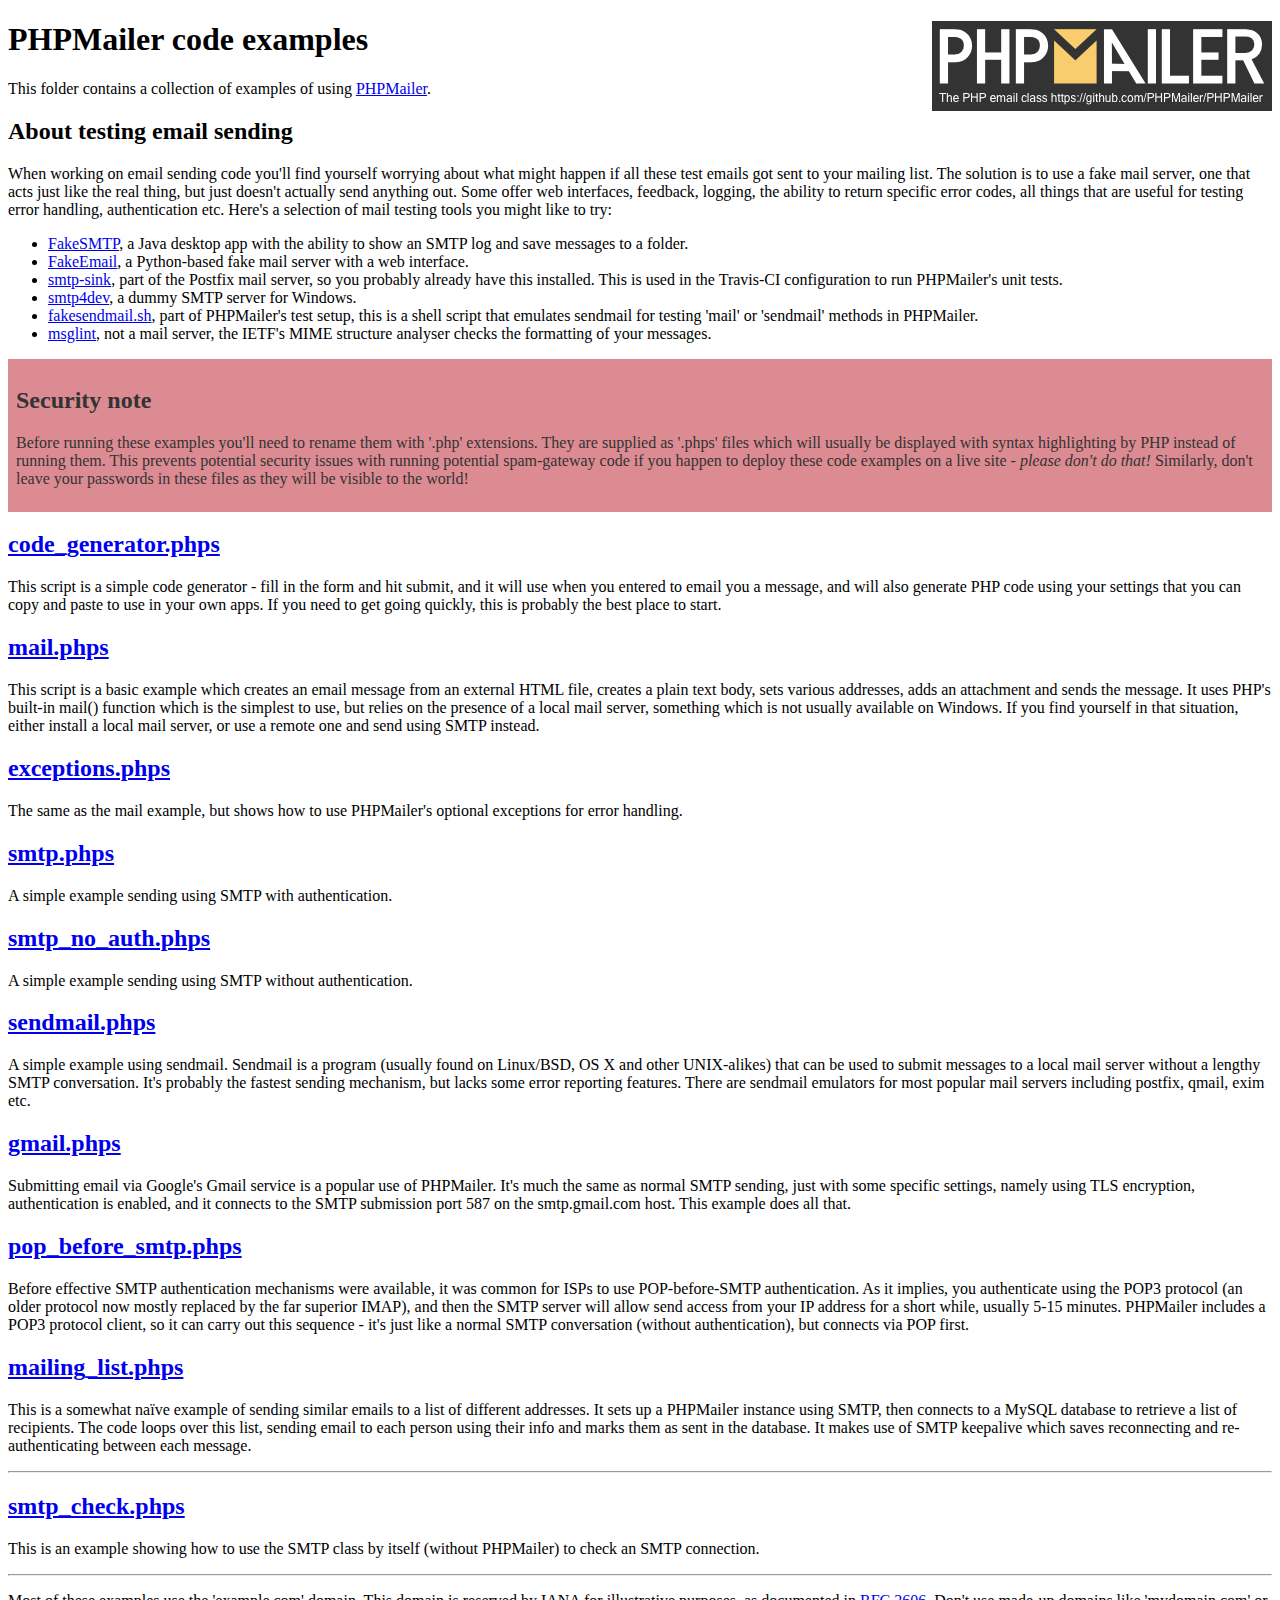
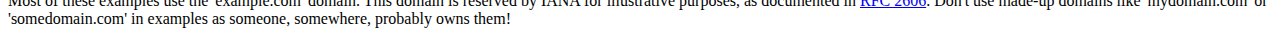
<file: PHPMailer/examples/index.html>
<!DOCTYPE html>
<html>
<head>
	<meta charset="UTF-8">
	<title>PHPMailer Examples</title>
</head>
<body>
<h1>PHPMailer code examples<a href="https://github.com/PHPMailer/PHPMailer"><img src="images/phpmailer.png" style="float:right; border:0;" alt="PHPMailer logo"></a></h1>
<p>This folder contains a collection of examples of using <a href="https://github.com/PHPMailer/PHPMailer">PHPMailer</a>.</p>
<h2>About testing email sending</h2>
<p>When working on email sending code you'll find yourself worrying about what might happen if all these test emails got sent to your mailing list. The solution is to use a fake mail server, one that acts just like the real thing, but just doesn't actually send anything out. Some offer web interfaces, feedback, logging, the ability to return specific error codes, all things that are useful for testing error handling, authentication etc. Here's a selection of mail testing tools you might like to try:</p>
<ul>
  <li><a href="https://github.com/Nilhcem/FakeSMTP">FakeSMTP</a>, a Java desktop app with the ability to show an SMTP log and save messages to a folder. </li>
  <li><a href="https://github.com/isotoma/FakeEmail">FakeEmail</a>, a Python-based fake mail server with a web interface.</li>
  <li><a href="http://www.postfix.org/smtp-sink.1.html">smtp-sink</a>, part of the Postfix mail server, so you probably already have this installed. This is used in the Travis-CI configuration to run PHPMailer's unit tests.</li>
  <li><a href="http://smtp4dev.codeplex.com">smtp4dev</a>, a dummy SMTP server for Windows.</li>
  <li><a href="https://github.com/PHPMailer/PHPMailer/blob/master/test/fakesendmail.sh">fakesendmail.sh</a>, part of PHPMailer's test setup, this is a shell script that emulates sendmail for testing 'mail' or 'sendmail' methods in PHPMailer.</li>
  <li><a href="http://tools.ietf.org/tools/msglint/">msglint</a>, not a mail server, the IETF's MIME structure analyser checks the formatting of your messages.</li>
</ul>
<div style="padding: 8px; color: #333333; background-color: #dc8b92">
<h2>Security note</h2>
<p>Before running these examples you'll need to rename them with '.php' extensions. They are supplied as '.phps' files which will usually be displayed with syntax highlighting by PHP instead of running them. This prevents potential security issues with running potential spam-gateway code if you happen to deploy these code examples on a live site - <em>please don't do that!</em> Similarly, don't leave your passwords in these files as they will be visible to the world!</p>
</div>
<h2><a href="code_generator.phps">code_generator.phps</a></h2>
<p>This script is a simple code generator - fill in the form and hit submit, and it will use when you entered to email you a message, and will also generate PHP code using your settings that you can copy and paste to use in your own apps. If you need to get going quickly, this is probably the best place to start.</p>
<h2><a href="mail.phps">mail.phps</a></h2>
<p>This script is a basic example which creates an email message from an external HTML file, creates a plain text body, sets various addresses, adds an attachment and sends the message. It uses PHP's built-in mail() function which is the simplest to use, but relies on the presence of a local mail server, something which is not usually available on Windows. If you find yourself in that situation, either install a local mail server, or use a remote one and send using SMTP instead.</p>
<h2><a href="exceptions.phps">exceptions.phps</a></h2>
<p>The same as the mail example, but shows how to use PHPMailer's optional exceptions for error handling.</p>
<h2><a href="smtp.phps">smtp.phps</a></h2>
<p>A simple example sending using SMTP with authentication.</p>
<h2><a href="smtp_no_auth.phps">smtp_no_auth.phps</a></h2>
<p>A simple example sending using SMTP without authentication.</p>
<h2><a href="sendmail.phps">sendmail.phps</a></h2>
<p>A simple example using sendmail. Sendmail is a program (usually found on Linux/BSD, OS X and other UNIX-alikes) that can be used to submit messages to a local mail server without a lengthy SMTP conversation. It's probably the fastest sending mechanism, but lacks some error reporting features. There are sendmail emulators for most popular mail servers including postfix, qmail, exim etc.</p>
<h2><a href="gmail.phps">gmail.phps</a></h2>
<p>Submitting email via Google's Gmail service is a popular use of PHPMailer. It's much the same as normal SMTP sending, just with some specific settings, namely using TLS encryption, authentication is enabled, and it connects to the SMTP submission port 587 on the smtp.gmail.com host. This example does all that.</p>
<h2><a href="pop_before_smtp.phps">pop_before_smtp.phps</a></h2>
<p>Before effective SMTP authentication mechanisms were available, it was common for ISPs to use POP-before-SMTP authentication. As it implies, you authenticate using the POP3 protocol (an older protocol now mostly replaced by the far superior IMAP), and then the SMTP server will allow send access from your IP address for a short while, usually 5-15 minutes. PHPMailer includes a POP3 protocol client, so it can carry out this sequence - it's just like a normal SMTP conversation (without authentication), but connects via POP first.</p>
<h2><a href="mailing_list.phps">mailing_list.phps</a></h2>
<p>This is a somewhat naïve example of sending similar emails to a list of different addresses. It sets up a PHPMailer instance using SMTP, then connects to a MySQL database to retrieve a list of recipients. The code loops over this list, sending email to each person using their info and marks them as sent in the database. It makes use of SMTP keepalive which saves reconnecting and re-authenticating between each message.</p>
<hr>
<h2><a href="smtp_check.phps">smtp_check.phps</a></h2>
<p>This is an example showing how to use the SMTP class by itself (without PHPMailer) to check an SMTP connection.</p>
<hr>
<p>Most of these examples use the 'example.com' domain. This domain is reserved by IANA for illustrative purposes, as documented in <a href="http://tools.ietf.org/html/rfc2606">RFC 2606</a>. Don't use made-up domains like 'mydomain.com' or 'somedomain.com' in examples as someone, somewhere, probably owns them!</p>
</body>
</html>
</file>
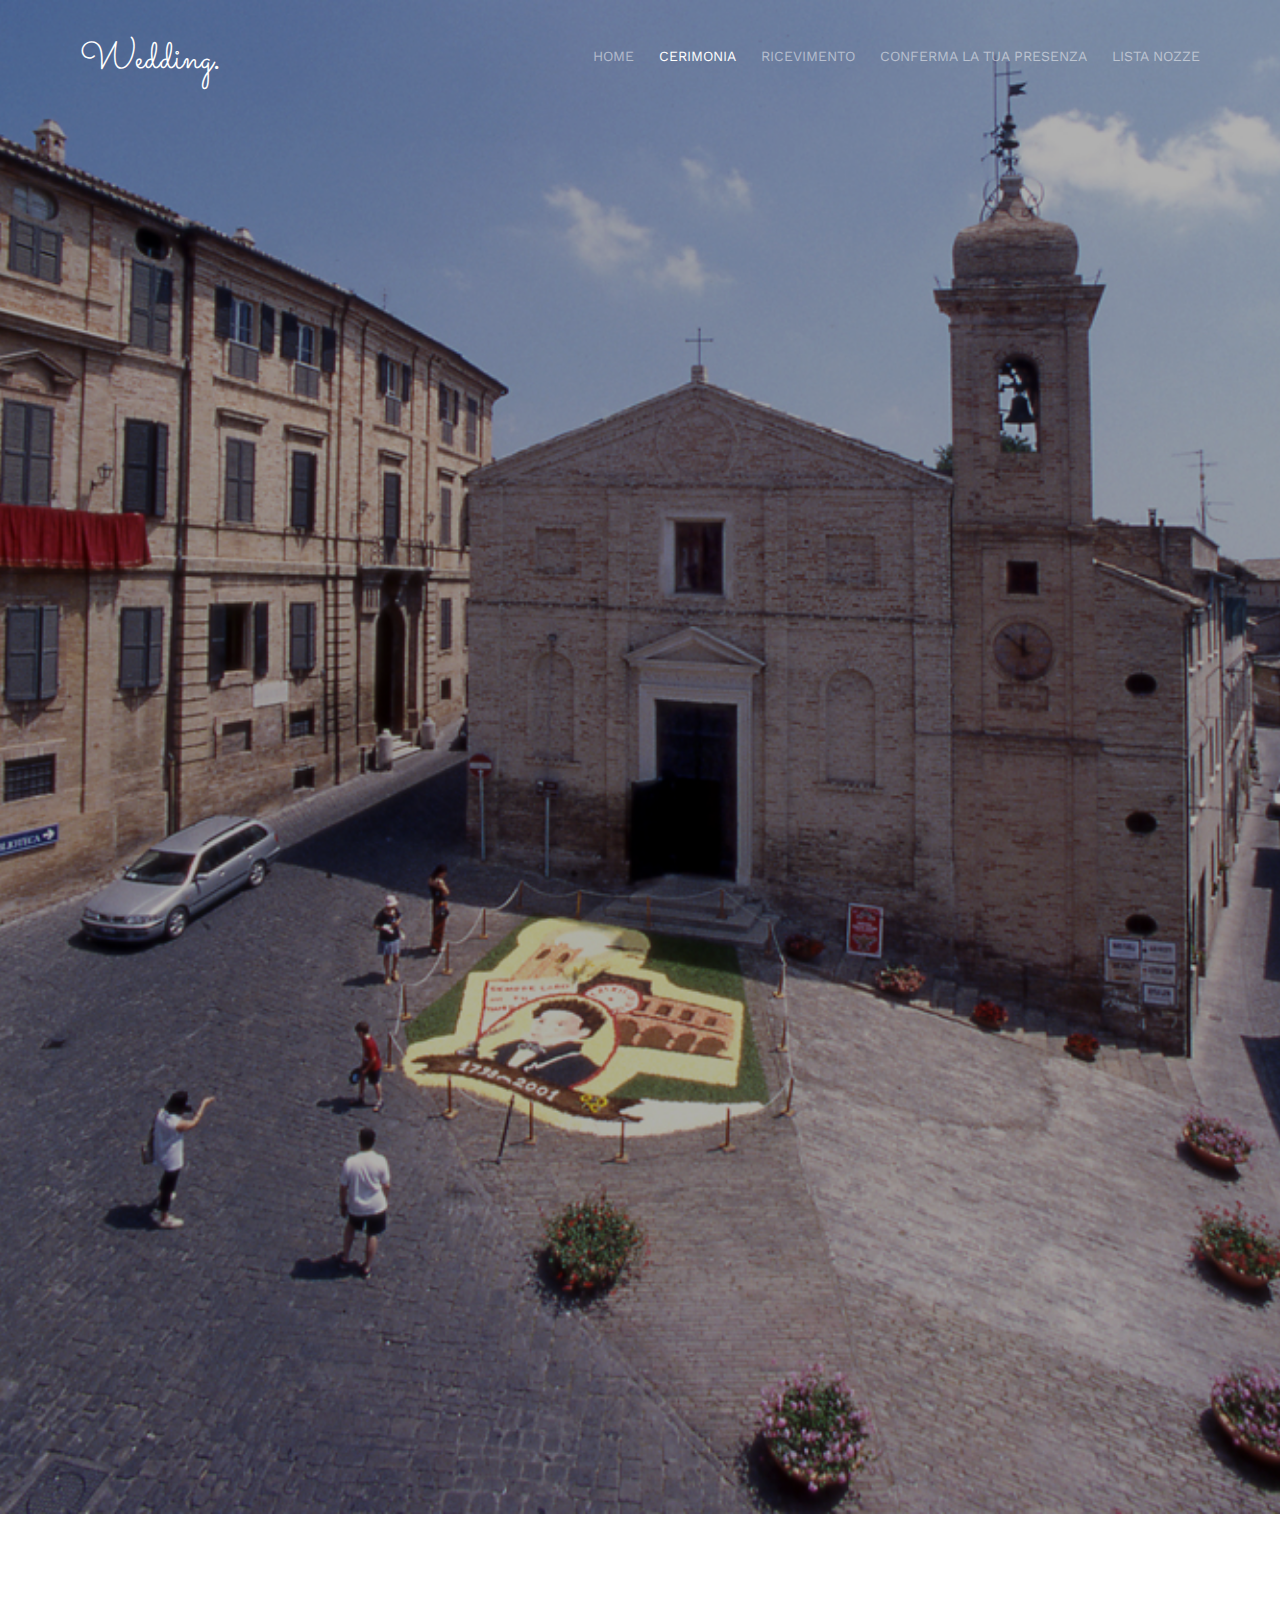
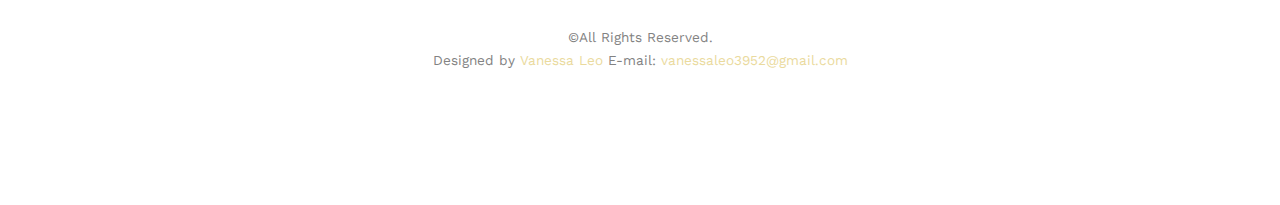
<file: cerimony.html>
<!DOCTYPE html>
<!--[if lt IE 7]>      <html class="no-js lt-ie9 lt-ie8 lt-ie7"> <![endif]-->
<!--[if IE 7]>         <html class="no-js lt-ie9 lt-ie8"> <![endif]-->
<!--[if IE 8]>         <html class="no-js lt-ie9"> <![endif]-->
<!--[if gt IE 8]><!--> <html class="no-js"> <!--<![endif]-->
	<head>
	<meta charset="utf-8">
	<meta http-equiv="X-UA-Compatible" content="IE=edge">
	<title>Wedding &mdash; 100% Free Fully Responsive HTML5 Template by FREEHTML5.co</title>
	<meta name="viewport" content="width=device-width, initial-scale=1">
	<meta name="description" content="Free HTML5 Template by FREEHTML5.CO" />
	<meta name="keywords" content="free html5, free template, free bootstrap, html5, css3, mobile first, responsive" />
	<meta name="author" content="FREEHTML5.CO" />

  <!--
	//////////////////////////////////////////////////////

	FREE HTML5 TEMPLATE
	DESIGNED & DEVELOPED by FREEHTML5.CO

	Website: 		http://freehtml5.co/
	Email: 			info@freehtml5.co
	Twitter: 		http://twitter.com/fh5co
	Facebook: 		https://www.facebook.com/fh5co

	//////////////////////////////////////////////////////
	 -->

  	<!-- Facebook and Twitter integration -->
	<meta property="og:title" content=""/>
	<meta property="og:image" content=""/>
	<meta property="og:url" content=""/>
	<meta property="og:site_name" content=""/>
	<meta property="og:description" content=""/>
	<meta name="twitter:title" content="" />
	<meta name="twitter:image" content="" />
	<meta name="twitter:url" content="" />
	<meta name="twitter:card" content="" />

	<link href='https://fonts.googleapis.com/css?family=Work+Sans:400,300,600,400italic,700' rel='stylesheet' type='text/css'>
	<link href="https://fonts.googleapis.com/css?family=Sacramento" rel="stylesheet">

	<!-- Animate.css -->
	<link rel="stylesheet" href="css/animate.css">
	<!-- Icomoon Icon Fonts-->
	<link rel="stylesheet" href="css/icomoon.css">
	<!-- Bootstrap  -->
	<link rel="stylesheet" href="css/bootstrap.css">

	<!-- Magnific Popup -->
	<link rel="stylesheet" href="css/magnific-popup.css">

	<!-- Owl Carousel  -->
	<link rel="stylesheet" href="css/owl.carousel.min.css">
	<link rel="stylesheet" href="css/owl.theme.default.min.css">

	<!-- Theme style  -->
	<link rel="stylesheet" href="css/style.css">

	<!-- Modernizr JS -->
	<script src="js/modernizr-2.6.2.min.js"></script>
	<!-- FOR IE9 below -->
	<!--[if lt IE 9]>
	<script src="js/respond.min.js"></script>
	<![endif]-->

	</head>
	<body>

	<div class="fh5co-loader"></div>

	<div id="page">
	<nav class="fh5co-nav" role="navigation">
		<div class="container">
			<div class="row">
				<div class="col-xs-2">
					<div id="fh5co-logo"><a href="index.html">Wedding<strong>.</strong></a></div>
				</div>
				<div class="col-xs-10 text-right menu-1">
					<ul>
						<li><a href="index.html">Home</a></li>
						<li class="active"><a href="cerimony.html">Cerimonia</a></li>
						<li class="has-dropdown">
							<a href="location.html">Ricevimento</a>
						</li>
						<li class="has-dropdown">
							<a href="confirm.html">Conferma la tua presenza</a>
						</li>
						<li><a href="gift.html">Lista Nozze</a></li>
					</ul>
				</div>
			</div>

		</div>
	</nav>

	<header id="fh5co-header" role="banner">
		<div id="fh5co-started" class="fh5co-bg" style="background-image:url(images/www.ilmaggiolino.eu_006.jpg); height:auto">
			<div class="overlay"></div>
			<div class="container cerimony">
				<div class="row">
					<div class="col-md-8 col-md-offset-2 text-center fh5co-heading animate-box">
						<!-- <span>Our Special Events</span> -->
						<h2>Cerimonia</h2>
					</div>
				</div>
				<div class="row">
					<div class="display-t">
						<div class="display-tc">
							<div class="containerChurch">
								<div class="col-md-12 col-sm-12 text-center">
									<div class="event-wrap animate-box">
										<h3>Chiesa di Santa Maria di Montemorello (Recanati)</h3>
										<div class="event-col">
											<i class="icon-clock"></i>
											<span>h 15.30</span>
										</div>
										<div class="event-col">
											<i class="icon-calendar"></i>
											<span>Sabato 06</span>
											<span>Ottobre, 2018</span>
										</div>
										<p>Nella Piazzetta del Sabato del Villaggio, su cui si affaccia il palazzo Leopardi,
												sorge la chiesa di santa Maria di Montemorello, edificio di origini medievali,
												ma rifatto nella seconda metà del '500 dai fratelli Pier Niccolò e Orazio
												Leopardi sopra le spoglia della vecchia chiesa. Essa è legata alle vicende della
												famiglia Leopardi. Nel fonte battesimale del presbiterio fu battezzato Giacomo
												Leopardi il 30 giugno 1798.
												<h2>PARCHEGGIO</h2>
												<p>
													La chiesa si trova nel centro storico di Recanati, chiuso al
													traffico. Sarà possibile parcheggiare l’auto presso il monastero dei frati
													Cappuccini.
												</p>
											</p>
									</div>
								</div>

								<!-- <div class="col-md-3">
									<img class="event-wrap animate-box leopardi" src="images/Leopardi.jpg">	</img>
								</div> -->
								<div class="mapChurch_container col-md-12">
								<div class="event-wrap animate-box mapChurch ">
									<iframe src="https://www.google.com/maps/embed?pb=!1m18!1m12!1m3!1d2898.9937916342124!2d13.549798415324224!3d43.39805917690975!2m3!1f0!2f0!3f0!3m2!1i1024!2i768!4f13.1!3m3!1m2!1s0x1332762c368145bb%3A0xcf23de5e15c4fe9e!2sSanta+Maria+di+Montemorello!5e0!3m2!1sit!2sit!4v1528806297097" width="1000" height="450" frameborder="0" style="border:0" allowfullscreen></iframe>
								</div>

								</div>
							</div>
							</div>
						</div>
					</div>
				</div>
			</div>
	</header>




	<footer id="fh5co-footer" role="contentinfo">
		<div class="container">

			<div class="row copyright">
				<div class="col-md-12 text-center">
					<p>
						<small class="block">&copy;All Rights Reserved.</small>
						<small class="block">Designed by <a href="http://freehtml5.co/" target="_blank">Vanessa Leo</a> E-mail: <a href="http://unsplash.co/" target="_blank">vanessaleo3952@gmail.com</a></small>
					</p>
					<p>
						<!-- <ul class="fh5co-social-icons">
							<li><a href="#"><i class="icon-twitter"></i></a></li>
							<li><a href="#"><i class="icon-facebook"></i></a></li>
							<li><a href="#"><i class="icon-linkedin"></i></a></li>
							<li><a href="#"><i class="icon-dribbble"></i></a></li>
						</ul> -->
					</p>
				</div>
			</div>

		</div>
	</footer>
	</div>

	<div class="gototop js-top">
		<a href="#" class="js-gotop"><i class="icon-arrow-up"></i></a>
	</div>

	<!-- jQuery -->
	<script src="js/jquery.min.js"></script>
	<!-- jQuery Easing -->
	<script src="js/jquery.easing.1.3.js"></script>
	<!-- Bootstrap -->
	<script src="js/bootstrap.min.js"></script>
	<!-- Waypoints -->
	<script src="js/jquery.waypoints.min.js"></script>
	<!-- Carousel -->
	<script src="js/owl.carousel.min.js"></script>
	<!-- countTo -->
	<script src="js/jquery.countTo.js"></script>

	<!-- Stellar -->
	<script src="js/jquery.stellar.min.js"></script>
	<!-- Magnific Popup -->
	<script src="js/jquery.magnific-popup.min.js"></script>
	<script src="js/magnific-popup-options.js"></script>

	<!-- Main -->
	<script src="js/main.js"></script>

	</body>
</html>
</file>
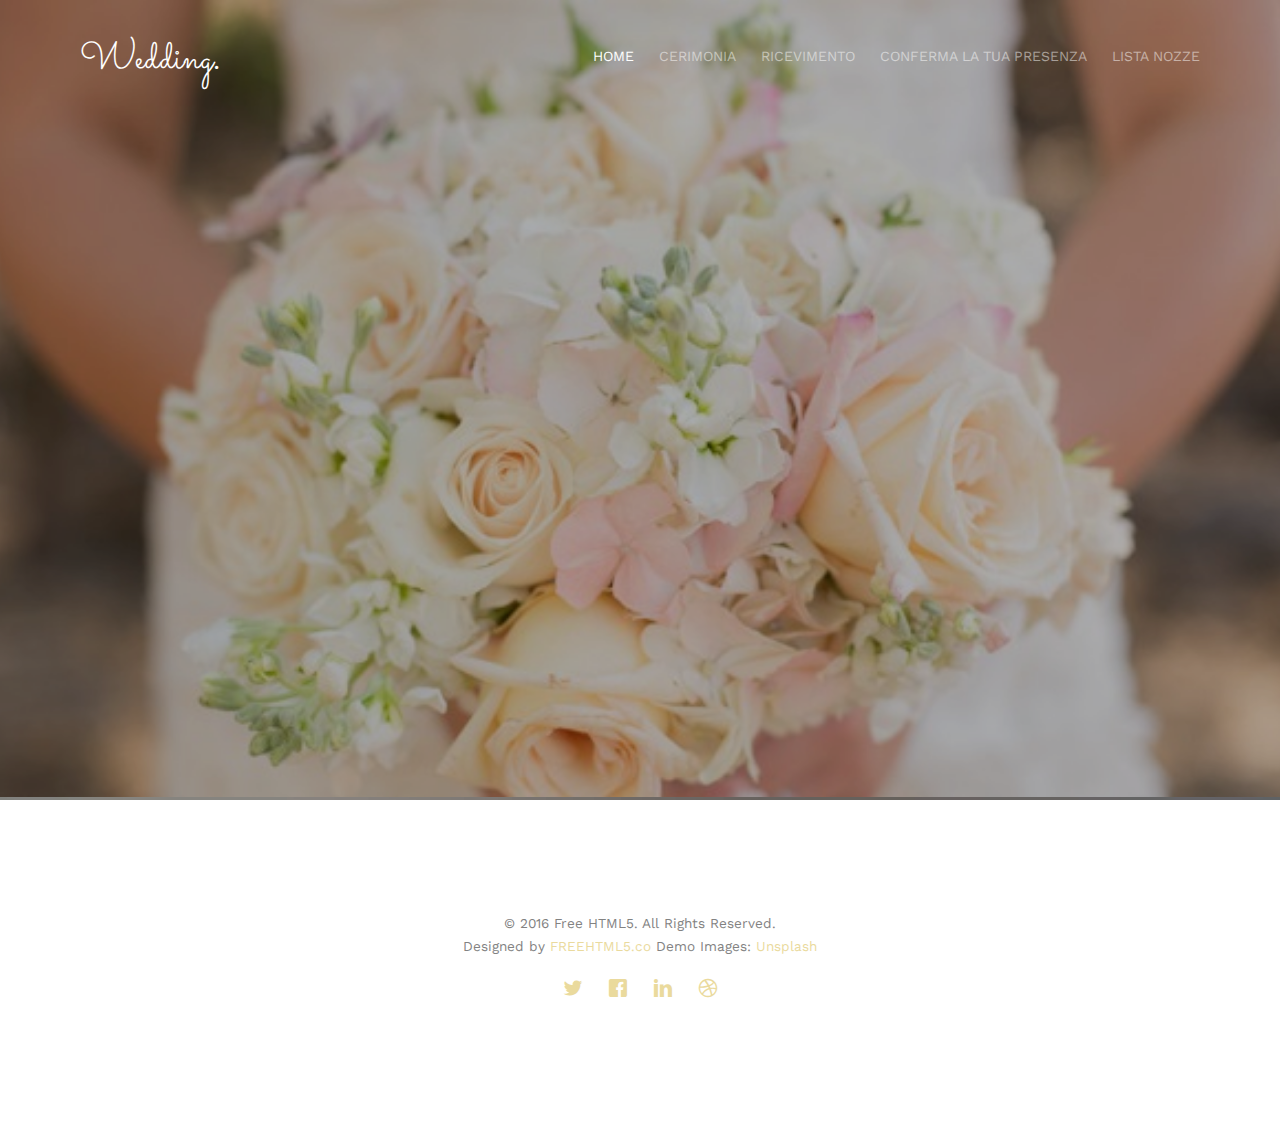
<file: confirm.html>
<!DOCTYPE html>
<!--[if lt IE 7]>      <html class="no-js lt-ie9 lt-ie8 lt-ie7"> <![endif]-->
<!--[if IE 7]>         <html class="no-js lt-ie9 lt-ie8"> <![endif]-->
<!--[if IE 8]>         <html class="no-js lt-ie9"> <![endif]-->
<!--[if gt IE 8]><!--> <html class="no-js"> <!--<![endif]-->
	<head>
	<meta charset="utf-8">
	<meta http-equiv="X-UA-Compatible" content="IE=edge">
	<title>Wedding &mdash; 100% Free Fully Responsive HTML5 Template by FREEHTML5.co</title>
	<meta name="viewport" content="width=device-width, initial-scale=1">
	<meta name="description" content="Free HTML5 Template by FREEHTML5.CO" />
	<meta name="keywords" content="free html5, free template, free bootstrap, html5, css3, mobile first, responsive" />
	<meta name="author" content="FREEHTML5.CO" />

  <!--
	//////////////////////////////////////////////////////

	FREE HTML5 TEMPLATE
	DESIGNED & DEVELOPED by FREEHTML5.CO

	Website: 		http://freehtml5.co/
	Email: 			info@freehtml5.co
	Twitter: 		http://twitter.com/fh5co
	Facebook: 		https://www.facebook.com/fh5co

	//////////////////////////////////////////////////////
	 -->

  	<!-- Facebook and Twitter integration -->
	<meta property="og:title" content=""/>
	<meta property="og:image" content=""/>
	<meta property="og:url" content=""/>
	<meta property="og:site_name" content=""/>
	<meta property="og:description" content=""/>
	<meta name="twitter:title" content="" />
	<meta name="twitter:image" content="" />
	<meta name="twitter:url" content="" />
	<meta name="twitter:card" content="" />

	<link href='https://fonts.googleapis.com/css?family=Work+Sans:400,300,600,400italic,700' rel='stylesheet' type='text/css'>
	<link href="https://fonts.googleapis.com/css?family=Sacramento" rel="stylesheet">

	<!-- Animate.css -->
	<link rel="stylesheet" href="css/animate.css">
	<!-- Icomoon Icon Fonts-->
	<link rel="stylesheet" href="css/icomoon.css">
	<!-- Bootstrap  -->
	<link rel="stylesheet" href="css/bootstrap.css">

	<!-- Magnific Popup -->
	<link rel="stylesheet" href="css/magnific-popup.css">

	<!-- Owl Carousel  -->
	<link rel="stylesheet" href="css/owl.carousel.min.css">
	<link rel="stylesheet" href="css/owl.theme.default.min.css">

	<!-- Theme style  -->
	<link rel="stylesheet" href="css/style.css">

	<!-- Modernizr JS -->
	<script src="js/modernizr-2.6.2.min.js"></script>
	<!-- FOR IE9 below -->
	<!--[if lt IE 9]>
	<script src="js/respond.min.js"></script>
	<![endif]-->

	</head>
	<body>

	<div class="fh5co-loader"></div>

	<div id="page">
		<nav class="fh5co-nav" role="navigation">
			<div class="container">
				<div class="row">
					<div class="col-xs-2">
						<div id="fh5co-logo"><a href="index.html">Wedding<strong>.</strong></a></div>
					</div>
					<div class="col-xs-10 text-right menu-1">
						<ul>
							<li class="active"><a href="index.html">Home</a></li>
							<li><a href="cerimony.html">Cerimonia</a></li>
							<li class="has-dropdown">
								<a href="location.html">Ricevimento</a>
							</li>
							<li class="has-dropdown">
								<a href="confirm.html">Conferma la tua presenza</a>
							</li>
							<li><a href="gift.html">Lista Nozze</a></li>
						</ul>
					</div>
				</div>

			</div>
		</nav>

	<header id="fh5co-header" class="fh5co-cover fh5co-cover-sm" role="banner" style="background-image:url(images/img_bg_1.jpg);">
		<div class="overlay"></div>
		<div id="fh5co-started" class="fh5co-bg" style="background-image:url(images/fiori.jpg);">
			<div class="overlay"></div>
			<div class="container">
				<div class="row animate-box">
					<div class="col-md-8 col-md-offset-2 text-center fh5co-heading">
						<h2>Sei invitato!</h2>
						<p>Conferma la tua presenza</p>
					</div>
				</div>
				<div class="row animate-box">
					<div class="col-md-10 col-md-offset-1">
						<form id="form" class="form-inline" method='post'>
							<div class="">
								<div class="form-group">
									<label for="name" class="sr-only">Name</label>
									<input type="name" name="name" class="form-control" id="name" placeholder="Name">
								</div>
							</div>
							<div class="">
								<div class="form-group">
									<label for="surname" class="sr-only">Surname</label>
									<input type="surname" name="surname" class="form-control" id="surname" placeholder="Surname">
								</div>
							</div>
							<div class="">
								<div class="form-group">
									<label for="email" class="sr-only">Email</label>
									<input type="email" name="email" class="form-control" id="email" placeholder="Email">
								</div>
							</div>
							<div class="">
								<div class="form-group">
									<label for="number" class="sr-only">numero partecipanti</label>
									<input type="number" name="number" class="form-control" id="number" placeholder="Numero partecipanti">
								</div>
							</div>
							<div class="">
								<div for="vacancy" class="sr-only">Necessiti di pernottamento?</div>

								<div class="form-group">
									<input type="radio" name="vacancy" value="1" class='label_confirm'> Si <br>
	                <input type="radio" name="vacancy" value="0" checked class='label_confirm'> No <br /><br />
								</div>
							</div>
							<div class="button_confirm">
								<button id="submit" type="submit" class="btn btn-default btn-block">CONFERMA</button>
							</div>
						</form>
					</div>
				</div>
			</div>
		</div>
	</header>


	<footer id="fh5co-footer" role="contentinfo">
		<div class="container">

			<div class="row copyright">
				<div class="col-md-12 text-center">
					<p>
						<small class="block">&copy; 2016 Free HTML5. All Rights Reserved.</small>
						<small class="block">Designed by <a href="http://freehtml5.co/" target="_blank">FREEHTML5.co</a> Demo Images: <a href="http://unsplash.co/" target="_blank">Unsplash</a></small>
					</p>
					<p>
						<ul class="fh5co-social-icons">
							<li><a href="#"><i class="icon-twitter"></i></a></li>
							<li><a href="#"><i class="icon-facebook"></i></a></li>
							<li><a href="#"><i class="icon-linkedin"></i></a></li>
							<li><a href="#"><i class="icon-dribbble"></i></a></li>
						</ul>
					</p>
				</div>
			</div>

		</div>
	</footer>
	</div>

	<div class="gototop js-top">
		<a href="#" class="js-gotop"><i class="icon-arrow-up"></i></a>
	</div>

	<!-- jQuery -->
	<script src="js/jquery.min.js"></script>
	<!-- jQuery Easing -->
	<script src="js/jquery.easing.1.3.js"></script>
	<!-- Bootstrap -->
	<script src="js/bootstrap.min.js"></script>
	<!-- Waypoints -->
	<script src="js/jquery.waypoints.min.js"></script>
	<!-- Carousel -->
	<script src="js/owl.carousel.min.js"></script>
	<!-- countTo -->
	<script src="js/jquery.countTo.js"></script>

	<!-- Stellar -->
	<script src="js/jquery.stellar.min.js"></script>
	<!-- Magnific Popup -->
	<script src="js/jquery.magnific-popup.min.js"></script>
	<script src="js/magnific-popup-options.js"></script>

	<!-- Main -->
	<script src="js/main.js"></script>

	<script>

		$( "#form" ).submit(function( e ) {
			e.preventDefault();
	  		$.ajax({
	            url: 'admin/users_insert.php',
	            type: 'post',
	            data: $("#form").serialize(),
	            success: function(data) {
	                alert('ok')
	            }
	        });
		});


	</script>

	</body>
</html>
</file>
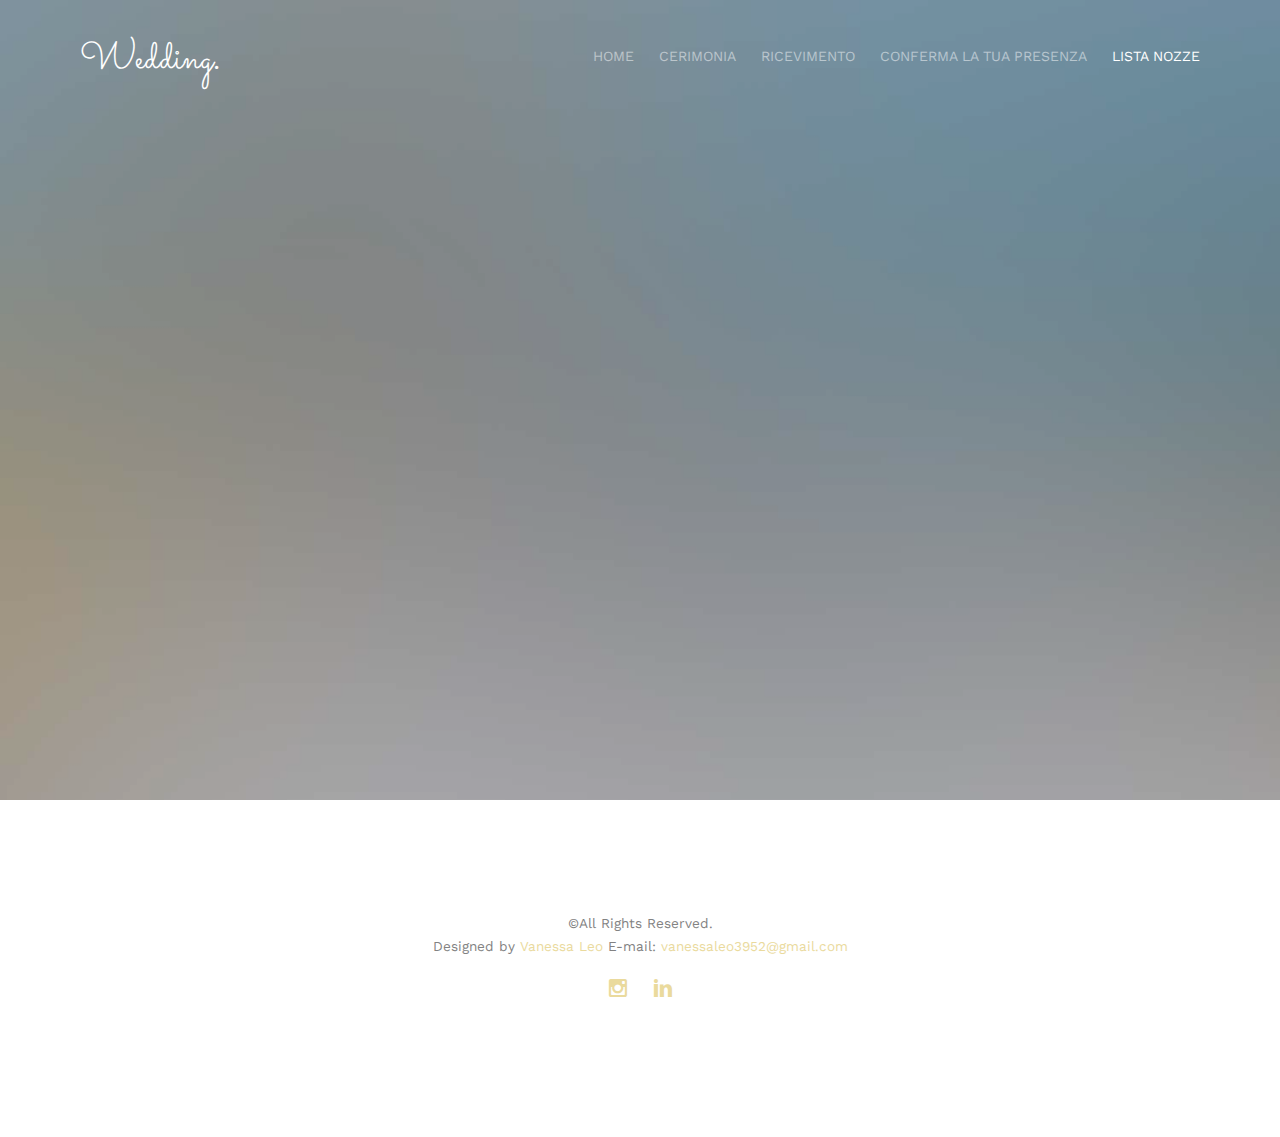
<file: gift.html>
<!DOCTYPE html>
<!--[if lt IE 7]>      <html class="no-js lt-ie9 lt-ie8 lt-ie7"> <![endif]-->
<!--[if IE 7]>         <html class="no-js lt-ie9 lt-ie8"> <![endif]-->
<!--[if IE 8]>         <html class="no-js lt-ie9"> <![endif]-->
<!--[if gt IE 8]><!--> <html class="no-js"> <!--<![endif]-->
	<head>
	<meta charset="utf-8">
	<meta http-equiv="X-UA-Compatible" content="IE=edge">
	<title>Wedding &mdash; 100% Free Fully Responsive HTML5 Template by FREEHTML5.co</title>
	<meta name="viewport" content="width=device-width, initial-scale=1">
	<meta name="description" content="Free HTML5 Template by FREEHTML5.CO" />
	<meta name="keywords" content="free html5, free template, free bootstrap, html5, css3, mobile first, responsive" />
	<meta name="author" content="FREEHTML5.CO" />

  <!--
	//////////////////////////////////////////////////////

	FREE HTML5 TEMPLATE
	DESIGNED & DEVELOPED by FREEHTML5.CO

	Website: 		http://freehtml5.co/
	Email: 			info@freehtml5.co
	Twitter: 		http://twitter.com/fh5co
	Facebook: 		https://www.facebook.com/fh5co

	//////////////////////////////////////////////////////
	 -->

  	<!-- Facebook and Twitter integration -->
	<meta property="og:title" content=""/>
	<meta property="og:image" content=""/>
	<meta property="og:url" content=""/>
	<meta property="og:site_name" content=""/>
	<meta property="og:description" content=""/>
	<meta name="twitter:title" content="" />
	<meta name="twitter:image" content="" />
	<meta name="twitter:url" content="" />
	<meta name="twitter:card" content="" />
	<link href="[data-uri]" rel="icon" type="image/x-icon" />
	<link href='https://fonts.googleapis.com/css?family=Work+Sans:400,300,600,400italic,700' rel='stylesheet' type='text/css'>
	<link href="https://fonts.googleapis.com/css?family=Sacramento" rel="stylesheet">

	<!-- Animate.css -->
	<link rel="stylesheet" href="css/animate.css">
	<!-- Icomoon Icon Fonts-->
	<link rel="stylesheet" href="css/icomoon.css">
	<!-- Bootstrap  -->
	<link rel="stylesheet" href="css/bootstrap.css">

	<!-- Magnific Popup -->
	<link rel="stylesheet" href="css/magnific-popup.css">

	<!-- Owl Carousel  -->
	<link rel="stylesheet" href="css/owl.carousel.min.css">
	<link rel="stylesheet" href="css/owl.theme.default.min.css">

	<!-- Theme style  -->
	<link rel="stylesheet" href="css/style.css">

	<!-- Modernizr JS -->
	<script src="js/modernizr-2.6.2.min.js"></script>
	<!-- FOR IE9 below -->
	<!--[if lt IE 9]>
	<script src="js/respond.min.js"></script>
	<![endif]-->

	</head>
	<body>

	<div class="fh5co-loader"></div>

	<div id="page">
		<nav class="fh5co-nav" role="navigation">
			<div class="container">
				<div class="row">
					<div class="col-xs-2">
						<div id="fh5co-logo"><a href="index.html">Wedding<strong>.</strong></a></div>
					</div>
					<div class="col-xs-10 text-right menu-1">
						<ul>
							<li ><a href="index.html">Home</a></li>
							<li><a href="cerimony.html">Cerimonia</a></li>
							<li>
								<a href="location.html">Ricevimento</a>
							</li>
							<li>
								<a href="confirm.html">Conferma la tua presenza</a>
							</li>
							<li class="active"><a href="gift.html">Lista Nozze</a></li>
						</ul>
					</div>
				</div>

			</div>
		</nav>

	<header id="fh5co-header" class="fh5co-cover fh5co-cover-sm" role="banner" style="background-image:url(images/img_bg_5.jpg);">
		<div class="overlay"></div>
		<div id="fh5co-testimonial">
			<div class="container">
				<div class="row">
					<div class="row animate-box">
						<div class="col-md-8 col-md-offset-2 text-center fh5co-heading">
							<span>Best Wishes</span>
							<h2>Lista Nozze</h2>
							<p>Work in progress...</p>
						</div>
					</div>
					<div class="row">
						<div class="col-md-12 animate-box">
							<div class="wrap-testimony">

								<!-- <div class="owl-carousel-fullwidth">
									<div class="item">
										<div class="testimony-slide active text-center">
											<figure>
												<img src="images/IMG_3863.jpg" alt="user">
											</figure>
											<span>John Doe, via <a href="#" class="twitter">Twitter</a></span>
											<blockquote>
												<p>"Far far away, behind the word mountains, far from the countries Vokalia and Consonantia, there live the blind texts. Separated they live in Bookmarksgrove right at the coast of the Semantics"</p>
											</blockquote>
										</div>
									</div>
									<div class="item">
										<div class="testimony-slide active text-center">
											<figure>
												<img src="images/IMG_2445.jpg" alt="user">
											</figure>
											<span>John Doe, via <a hrefIMG_2445="#" class="twitter">Twitter</a></span>
											<blockquote>
												<p>"Far far away, behind the word mountains, far from the countries Vokalia and Consonantia, at the coast of the Semantics, a large language ocean."</p>
											</blockquote>
										</div>
									</div>
									<div class="item">
										<div class="testimony-slide active text-center">
											<figure>
												<img src="images/IMG_0436.jpg" alt="user">
											</figure>
											<span>John Doe, via <a href="#" class="twitter">Twitter</a></span>
											<blockquote>
												<p>"Far far away, far from the countries Vokalia and Consonantia, there live the blind texts. Separated they live in Bookmarksgrove right at the coast of the Semantics, a large language ocean."</p>
											</blockquote>
										</div>
									</div>
								</div> -->
							</div>
						</div>
					</div>
				</div>
			</div>
		</div>
	</header>



		<!-- END map -->

		<footer id="fh5co-footer" role="contentinfo">
			<div class="container">

				<div class="row copyright">
					<div class="col-md-12 text-center">
						<p>
							<small class="block">&copy;All Rights Reserved.</small>
							<small class="block">Designed by <a href="http://freehtml5.co/" target="_blank">Vanessa Leo</a> E-mail: <a href="http://unsplash.co/" target="_blank">vanessaleo3952@gmail.com</a></small>
						</p>
						<p>
							<ul class="fh5co-social-icons">
								<li><a href="https://www.instagram.com/vanessaleo933/"><i class="icon-instagram"></i></a></li>
								<li><a href="https://www.linkedin.com/in/vanessa-leo-496745a3/"><i class="icon-linkedin"></i></a></li>
							</ul>
						</p>
					</div>
				</div>

			</div>
		</footer>
	</div>

	<div class="gototop js-top">
		<a href="#" class="js-gotop"><i class="icon-arrow-up"></i></a>
	</div>

	<!-- jQuery -->
	<script src="js/jquery.min.js"></script>
	<!-- jQuery Easing -->
	<script src="js/jquery.easing.1.3.js"></script>
	<!-- Bootstrap -->
	<script src="js/bootstrap.min.js"></script>
	<!-- Waypoints -->
	<script src="js/jquery.waypoints.min.js"></script>
	<!-- Carousel -->
	<script src="js/owl.carousel.min.js"></script>
	<!-- countTo -->
	<script src="js/jquery.countTo.js"></script>

	<!-- Stellar -->
	<script src="js/jquery.stellar.min.js"></script>
	<!-- Magnific Popup -->
	<script src="js/jquery.magnific-popup.min.js"></script>
	<script src="js/magnific-popup-options.js"></script>
	<!-- Google Map -->
	<script src="js/google_map.js"></script>

	<!-- Main -->
	<script src="js/main.js"></script>

	</body>
</html>
</file>
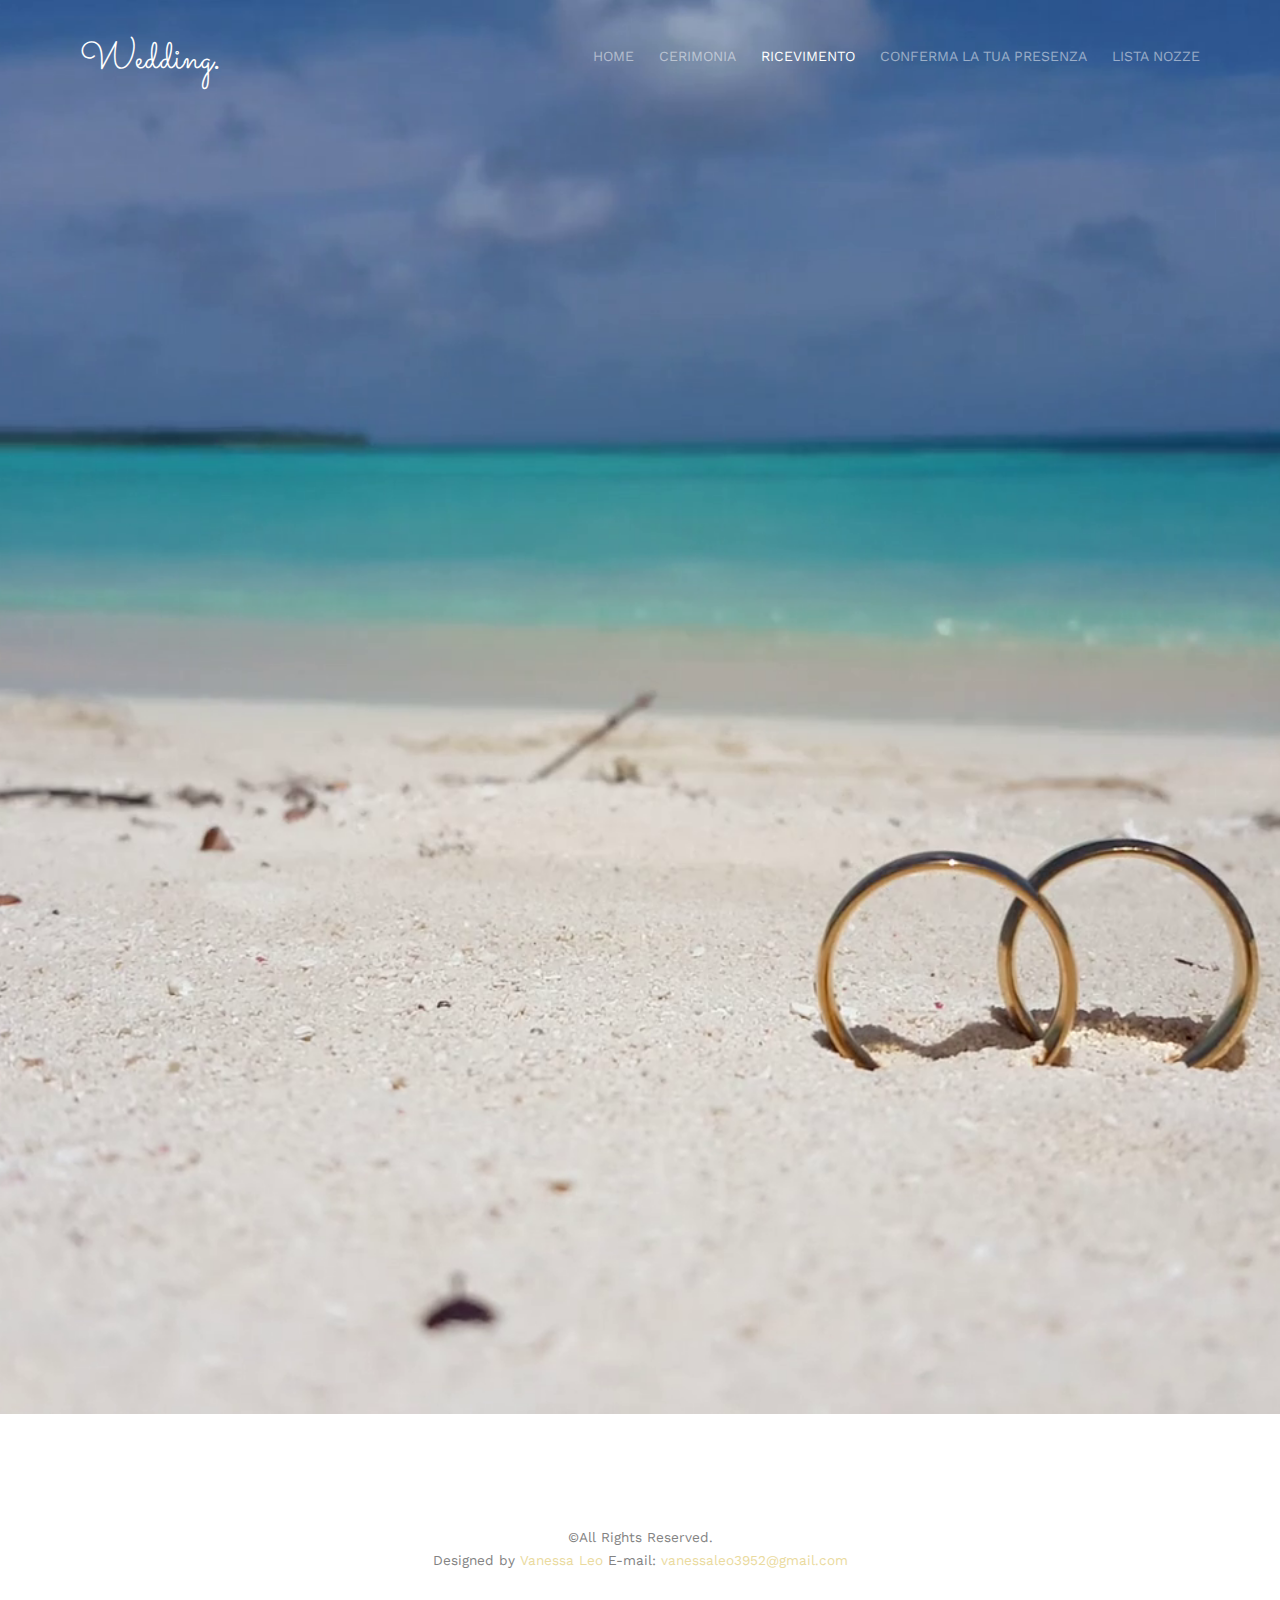
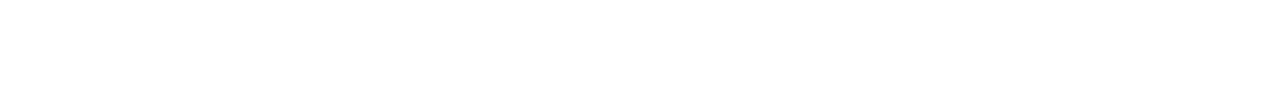
<file: location.html>
<!DOCTYPE html>
<!--[if lt IE 7]>      <html class="no-js lt-ie9 lt-ie8 lt-ie7"> <![endif]-->
<!--[if IE 7]>         <html class="no-js lt-ie9 lt-ie8"> <![endif]-->
<!--[if IE 8]>         <html class="no-js lt-ie9"> <![endif]-->
<!--[if gt IE 8]><!--> <html class="no-js"> <!--<![endif]-->
	<head>
	<meta charset="utf-8">
	<meta http-equiv="X-UA-Compatible" content="IE=edge">
	<title>Wedding &mdash; 100% Free Fully Responsive HTML5 Template by FREEHTML5.co</title>
	<meta name="viewport" content="width=device-width, initial-scale=1">
	<meta name="description" content="Free HTML5 Template by FREEHTML5.CO" />
	<meta name="keywords" content="free html5, free template, free bootstrap, html5, css3, mobile first, responsive" />
	<meta name="author" content="FREEHTML5.CO" />

  <!--
	//////////////////////////////////////////////////////

	FREE HTML5 TEMPLATE
	DESIGNED & DEVELOPED by FREEHTML5.CO

	Website: 		http://freehtml5.co/
	Email: 			info@freehtml5.co
	Twitter: 		http://twitter.com/fh5co
	Facebook: 		https://www.facebook.com/fh5co

	//////////////////////////////////////////////////////
	 -->

  	<!-- Facebook and Twitter integration -->
	<meta property="og:title" content=""/>
	<meta property="og:image" content=""/>
	<meta property="og:url" content=""/>
	<meta property="og:site_name" content=""/>
	<meta property="og:description" content=""/>
	<meta name="twitter:title" content="" />
	<meta name="twitter:image" content="" />
	<meta name="twitter:url" content="" />
	<meta name="twitter:card" content="" />

	<link href='https://fonts.googleapis.com/css?family=Work+Sans:400,300,600,400italic,700' rel='stylesheet' type='text/css'>
	<link href="https://fonts.googleapis.com/css?family=Sacramento" rel="stylesheet">

	<!-- Animate.css -->
	<link rel="stylesheet" href="css/animate.css">
	<!-- Icomoon Icon Fonts-->
	<link rel="stylesheet" href="css/icomoon.css">
	<!-- Bootstrap  -->
	<link rel="stylesheet" href="css/bootstrap.css">

	<!-- Magnific Popup -->
	<link rel="stylesheet" href="css/magnific-popup.css">

	<!-- Owl Carousel  -->
	<link rel="stylesheet" href="css/owl.carousel.min.css">
	<link rel="stylesheet" href="css/owl.theme.default.min.css">

	<!-- Theme style  -->
	<link rel="stylesheet" href="css/style.css">

	<!-- Modernizr JS -->
	<script src="js/modernizr-2.6.2.min.js"></script>
	<!-- FOR IE9 below -->
	<!--[if lt IE 9]>
	<script src="js/respond.min.js"></script>
	<![endif]-->

	</head>
	<body>

	<div class="fh5co-loader"></div>

	<div id="page">
		<nav class="fh5co-nav" role="navigation">
			<div class="container">
				<div class="row">
					<div class="col-xs-2">
						<div id="fh5co-logo"><a href="index.html">Wedding<strong>.</strong></a></div>
					</div>
					<div class="col-xs-10 text-right menu-1">
						<ul>
							<li><a href="index.html">Home</a></li>
							<li><a href="cerimony.html">Cerimonia</a></li>
							<li class="has-dropdown active">
								<a href="location.html">Ricevimento</a>
							</li>
							<li class="has-dropdown">
								<a href="confirm.html">Conferma la tua presenza</a>
							</li>
							<li><a href="gift.html">Lista Nozze</a></li>
						</ul>
					</div>
				</div>

			</div>
		</nav>

	<header id="fh5co-header" class="fh5co-cover fh5co-cover-sm" role="banner" style="background-image:url(images/mare.jpg);">
		<div class="overlay"></div>
		<div id="fh5co-started" class="fh5co-bg" style="background-image:url(images/mare.png);">
			<div class="contaziner cerimony">
				<div class="row">
					<div class="col-md-8 col-md-offset-2 text-center fh5co-heading animate-box">
						<!-- <span>Our Special Events</span> -->
						<h2>Ricevimento</h2>
					</div>
				</div>
				<div class="row">
					<div class="display-t">
						<div class="display-tc">
							<div class="col-md-12 containerChurch">
								<div class="text-center">
									<div class="event-wrap animate-box locationText col-sm-12">
										<div class='col-sm-6'>
												<h3>Fortino Napoleonico</h3>
												<p>
													un’autentica struttura militare di origine napoleonica, adagiata a pochi metri dalla spiaggia di ciottoli bianchi di Portonovo e ai piedi del monte
													Conero, in una delle baie più suggestive della costa.
													Il mare come il lago rappresenta fin dall’inizio il testimone silenzioso del nostro percorso e ci piace pensare che sarà con noi anche quella sera.
												</p>
											</div>
												<div class="col-md-6 col-sm-6 text-center ">
													<img class=" location" src="images/fortino-napoleonico.jpg">
												</div>
									</div>
								</div>

								<div class="mapLocation_container">
								<div class="event-wrap animate-box mapChurch ">
										<iframe src="https://www.google.com/maps/embed?pb=!1m18!1m12!1m3!1d2890.964780184442!2d13.58987931532617!3d43.56561697912435!2m3!1f0!2f0!3f0!3m2!1i1024!2i768!4f13.1!3m3!1m2!1s0x13327e4aee3e273b%3A0xdf486bf59dca53f1!2sRistorante+Fortino+Napoleonico!5e0!3m2!1sit!2sit!4v1528811131609" width="900" height="450" frameborder="0" style="border:0" allowfullscreen></iframe>								</div>
								</div>
							</div>
							</div>
						</div>
					</div>
				</div>
			</div>
		</div>

	</header>


	<footer id="fh5co-footer" role="contentinfo">
		<div class="container">

			<div class="row copyright">
				<div class="col-md-12 text-center">
					<p>
						<small class="block">&copy;All Rights Reserved.</small>
						<small class="block">Designed by <a href="http://freehtml5.co/" target="_blank">Vanessa Leo</a> E-mail: <a href="http://unsplash.co/" target="_blank">vanessaleo3952@gmail.com</a></small>
					</p>
					<p>
						<!-- <ul class="fh5co-social-icons">
							<li><a href="#"><i class="icon-twitter"></i></a></li>
							<li><a href="#"><i class="icon-facebook"></i></a></li>
							<li><a href="#"><i class="icon-linkedin"></i></a></li>
							<li><a href="#"><i class="icon-dribbble"></i></a></li>
						</ul> -->
					</p>
				</div>
			</div>

		</div>
	</footer>
	</div>

	<div class="gototop js-top">
		<a href="#" class="js-gotop"><i class="icon-arrow-up"></i></a>
	</div>

	<!-- jQuery -->
	<script src="js/jquery.min.js"></script>
	<!-- jQuery Easing -->
	<script src="js/jquery.easing.1.3.js"></script>
	<!-- Bootstrap -->
	<script src="js/bootstrap.min.js"></script>
	<!-- Waypoints -->
	<script src="js/jquery.waypoints.min.js"></script>
	<!-- Carousel -->
	<script src="js/owl.carousel.min.js"></script>
	<!-- countTo -->
	<script src="js/jquery.countTo.js"></script>

	<!-- Stellar -->
	<script src="js/jquery.stellar.min.js"></script>
	<!-- Magnific Popup -->
	<script src="js/jquery.magnific-popup.min.js"></script>
	<script src="js/magnific-popup-options.js"></script>

	<!-- Main -->
	<script src="js/main.js"></script>

	</body>
</html>
</file>
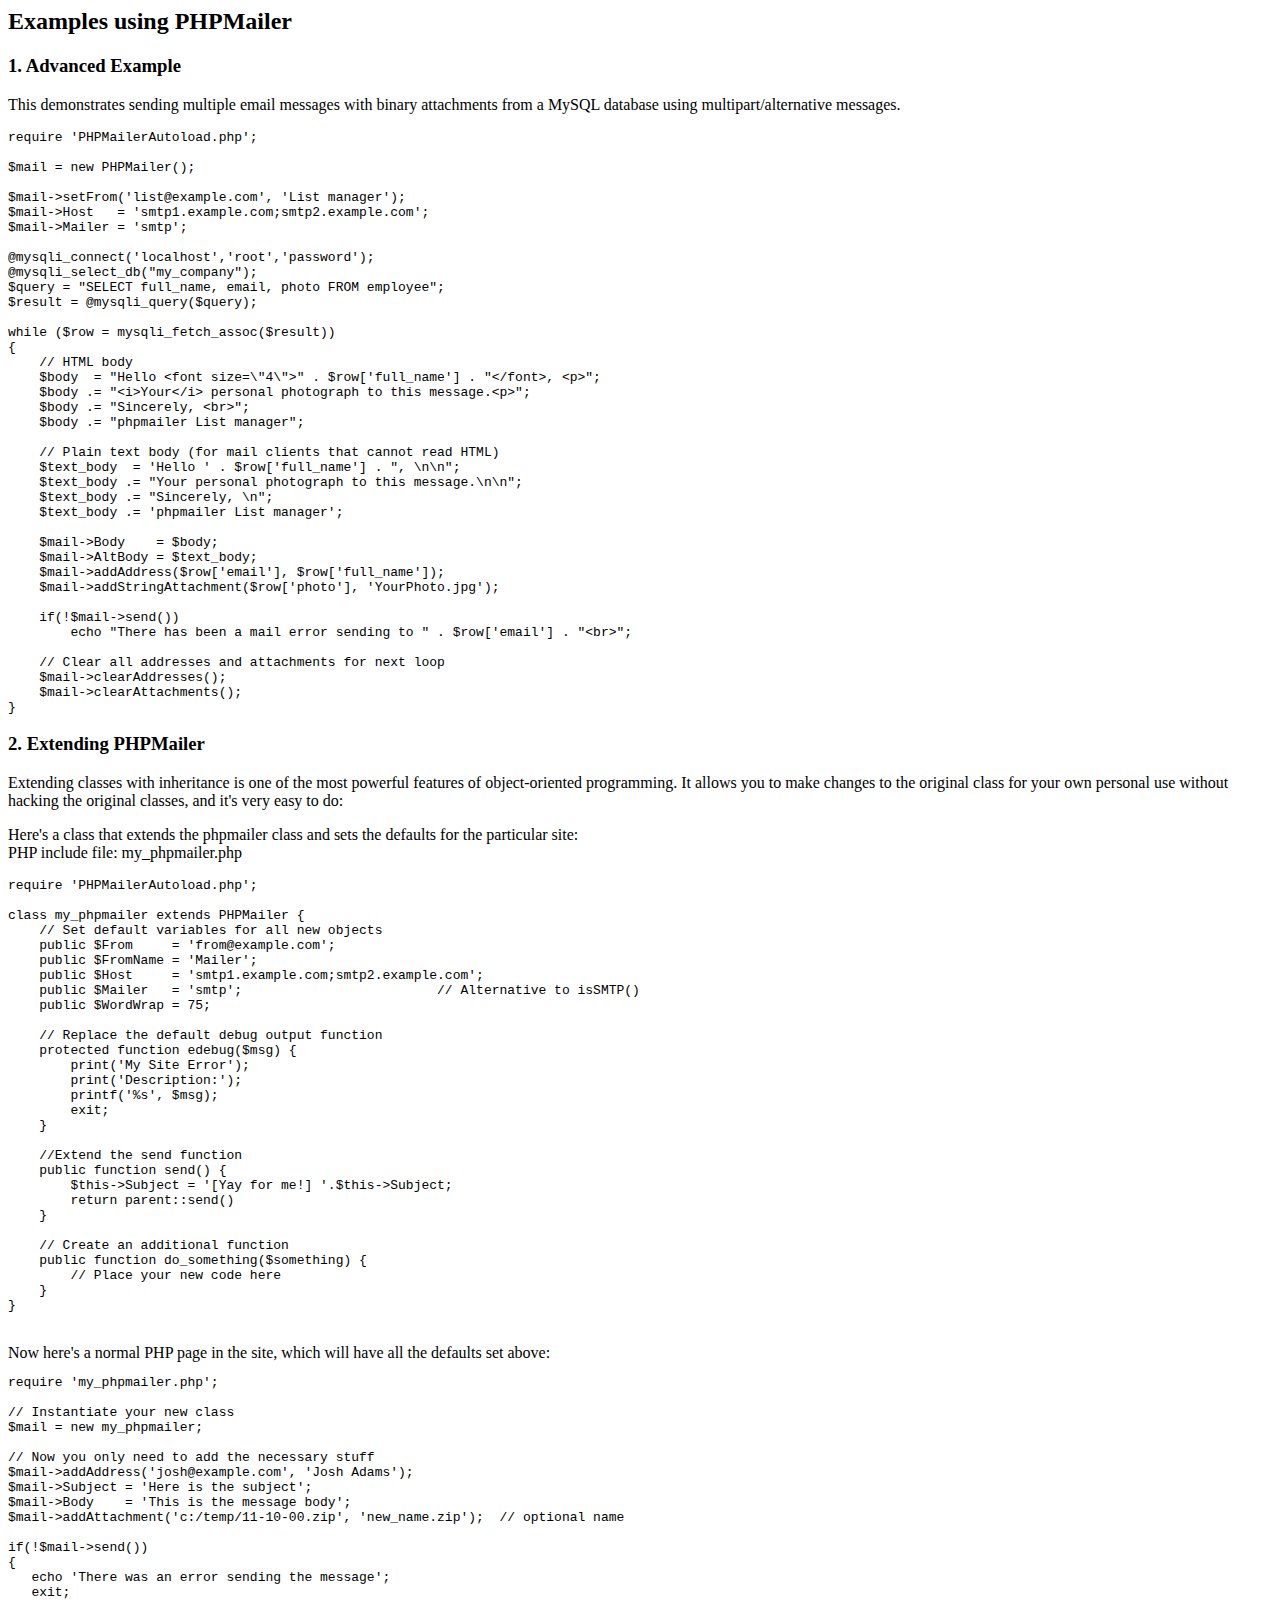
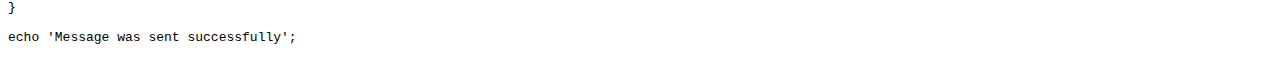
<file: PHPMailer/docs/extending.html>
<html>
<head>
<title>Examples using phpmailer</title>
</head>

<body>

<h2>Examples using PHPMailer</h2>

<h3>1. Advanced Example</h3>
<p>

This demonstrates sending multiple email messages with binary attachments
from a MySQL database using multipart/alternative messages.<p>

<pre>
require 'PHPMailerAutoload.php';

$mail = new PHPMailer();

$mail->setFrom('list@example.com', 'List manager');
$mail->Host   = 'smtp1.example.com;smtp2.example.com';
$mail->Mailer = 'smtp';

@mysqli_connect('localhost','root','password');
@mysqli_select_db("my_company");
$query = "SELECT full_name, email, photo FROM employee";
$result = @mysqli_query($query);

while ($row = mysqli_fetch_assoc($result))
{
    // HTML body
    $body  = "Hello &lt;font size=\"4\"&gt;" . $row['full_name'] . "&lt;/font&gt;, &lt;p&gt;";
    $body .= "&lt;i&gt;Your&lt;/i&gt; personal photograph to this message.&lt;p&gt;";
    $body .= "Sincerely, &lt;br&gt;";
    $body .= "phpmailer List manager";

    // Plain text body (for mail clients that cannot read HTML)
    $text_body  = 'Hello ' . $row['full_name'] . ", \n\n";
    $text_body .= "Your personal photograph to this message.\n\n";
    $text_body .= "Sincerely, \n";
    $text_body .= 'phpmailer List manager';

    $mail->Body    = $body;
    $mail->AltBody = $text_body;
    $mail->addAddress($row['email'], $row['full_name']);
    $mail->addStringAttachment($row['photo'], 'YourPhoto.jpg');

    if(!$mail->send())
        echo "There has been a mail error sending to " . $row['email'] . "&lt;br&gt;";

    // Clear all addresses and attachments for next loop
    $mail->clearAddresses();
    $mail->clearAttachments();
}
</pre>
<p>

<h3>2. Extending PHPMailer</h3>
<p>

Extending classes with inheritance is one of the most
powerful features of object-oriented programming. It allows you to make changes to the
original class for your own personal use without hacking the original
classes, and it's very easy to do:

<p>
Here's a class that extends the phpmailer class and sets the defaults
for the particular site:<br>
PHP include file: my_phpmailer.php
<p>

<pre>
require 'PHPMailerAutoload.php';

class my_phpmailer extends PHPMailer {
    // Set default variables for all new objects
    public $From     = 'from@example.com';
    public $FromName = 'Mailer';
    public $Host     = 'smtp1.example.com;smtp2.example.com';
    public $Mailer   = 'smtp';                         // Alternative to isSMTP()
    public $WordWrap = 75;

    // Replace the default debug output function
    protected function edebug($msg) {
        print('My Site Error');
        print('Description:');
        printf('%s', $msg);
        exit;
    }

    //Extend the send function
    public function send() {
        $this->Subject = '[Yay for me!] '.$this->Subject;
        return parent::send()
    }

    // Create an additional function
    public function do_something($something) {
        // Place your new code here
    }
}
</pre>
<br>
Now here's a normal PHP page in the site, which will have all the defaults set above:<br>

<pre>
require 'my_phpmailer.php';

// Instantiate your new class
$mail = new my_phpmailer;

// Now you only need to add the necessary stuff
$mail->addAddress('josh@example.com', 'Josh Adams');
$mail->Subject = 'Here is the subject';
$mail->Body    = 'This is the message body';
$mail->addAttachment('c:/temp/11-10-00.zip', 'new_name.zip');  // optional name

if(!$mail->send())
{
   echo 'There was an error sending the message';
   exit;
}

echo 'Message was sent successfully';
</pre>
</body>
</html>
</file>
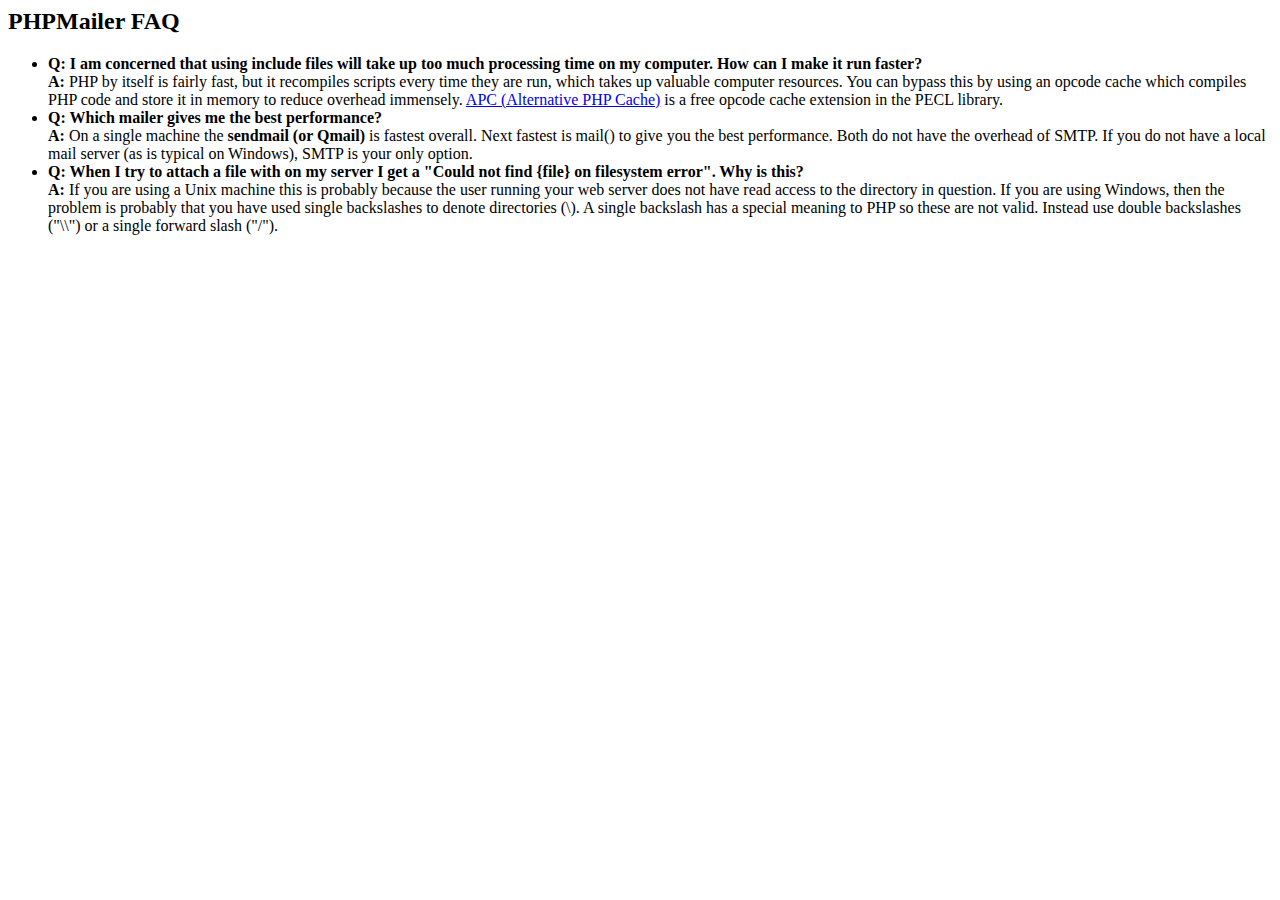
<file: PHPMailer/docs/faq.html>
﻿<html>
<head>
<title>PHPMailer FAQ</title>
</head>
<body>
<h2>PHPMailer FAQ</h2>
<ul>
    <li><strong>Q: I am concerned that using include files will take up too much
    processing time on my computer. How can I make it run faster?</strong><br>
    <strong>A:</strong> PHP by itself is fairly fast, but it recompiles scripts every time they are run, which takes up valuable
    computer resources. You can bypass this by using an opcode cache which compiles
    PHP code and store it in memory to reduce overhead immensely. <a href="http://www.php.net/apc/">APC
    (Alternative PHP Cache)</a> is a free opcode cache extension in the PECL library.</li>
    <li><strong>Q: Which mailer gives me the best performance?</strong><br>
    <strong>A:</strong> On a single machine the <strong>sendmail (or Qmail)</strong> is fastest overall.
    Next fastest is mail() to give you the best performance. Both do not have the overhead of SMTP.
    If you do not have a local mail server (as is typical on Windows), SMTP is your only option.</li>
    <li><strong>Q: When I try to attach a file with on my server I get a
    "Could not find {file} on filesystem error". Why is this?</strong><br>
    <strong>A:</strong> If you are using a Unix machine this is probably because the user
    running your web server does not have read access to the directory in question. If you are using Windows,
    then the problem is probably that you have used single backslashes to denote directories (\).
    A single backslash has a special meaning to PHP so these are not
    valid. Instead use double backslashes ("\\") or a single forward
    slash ("/").</li>
</ul>
</body>
</html>
</file>
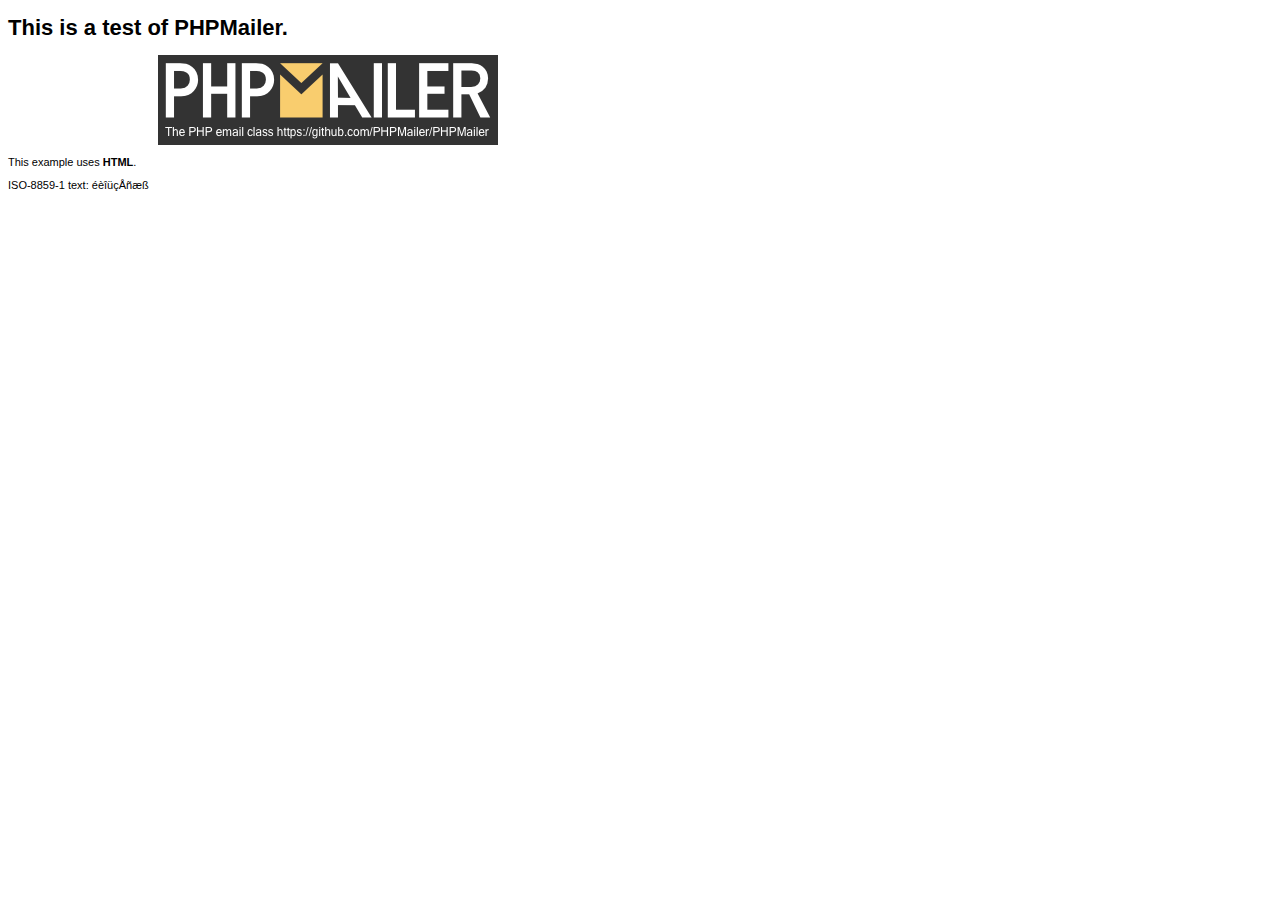
<file: PHPMailer/examples/contents.html>
<!DOCTYPE HTML PUBLIC "-//W3C//DTD HTML 4.01 Transitional//EN" "http://www.w3.org/TR/html4/loose.dtd">
<html>
<head>
  <meta http-equiv="Content-Type" content="text/html; charset=iso-8859-1">
  <title>PHPMailer Test</title>
</head>
<body>
<div style="width: 640px; font-family: Arial, Helvetica, sans-serif; font-size: 11px;">
  <h1>This is a test of PHPMailer.</h1>
  <div align="center">
    <a href="https://github.com/PHPMailer/PHPMailer/"><img src="images/phpmailer.png" height="90" width="340" alt="PHPMailer rocks"></a>
  </div>
  <p>This example uses <strong>HTML</strong>.</p>
  <p>ISO-8859-1 text: ���������</p>
</div>
</body>
</html>
</file>
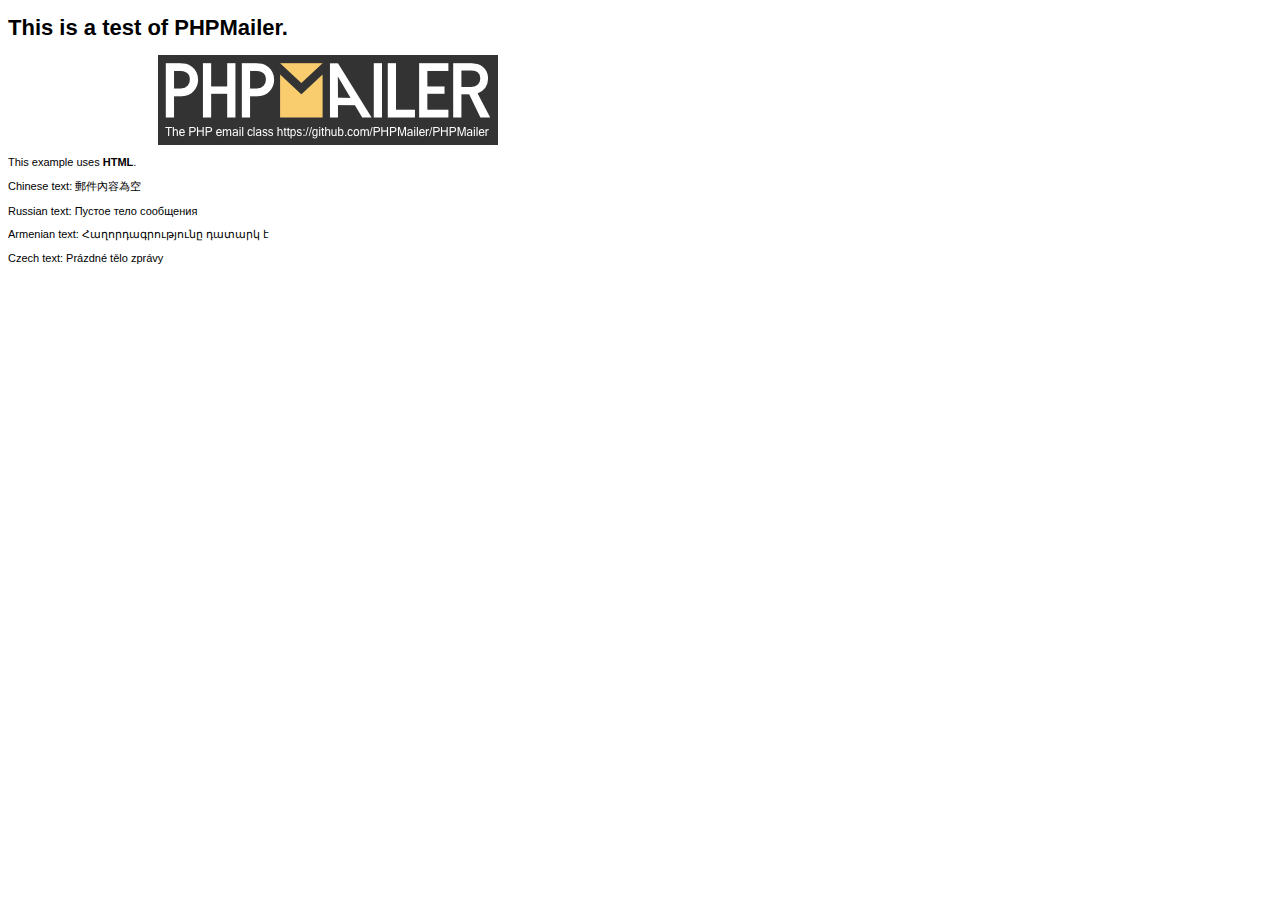
<file: PHPMailer/examples/contentsutf8.html>
<!DOCTYPE HTML PUBLIC "-//W3C//DTD HTML 4.01 Transitional//EN" "http://www.w3.org/TR/html4/loose.dtd">
<html>
<head>
  <meta http-equiv="Content-Type" content="text/html; charset=utf-8">
  <title>PHPMailer Test</title>
</head>
<body>
<div style="width: 640px; font-family: Arial, Helvetica, sans-serif; font-size: 11px;">
  <h1>This is a test of PHPMailer.</h1>
  <div align="center">
    <a href="https://github.com/PHPMailer/PHPMailer/"><img src="images/phpmailer.png" height="90" width="340" alt="PHPMailer rocks"></a>
  </div>
  <p>This example uses <strong>HTML</strong>.</p>
  <p>Chinese text: 郵件內容為空</p>
  <p>Russian text: Пустое тело сообщения</p>
  <p>Armenian text: Հաղորդագրությունը դատարկ է</p>
  <p>Czech text: Prázdné tělo zprávy</p>
</div>
</body>
</html>
</file>
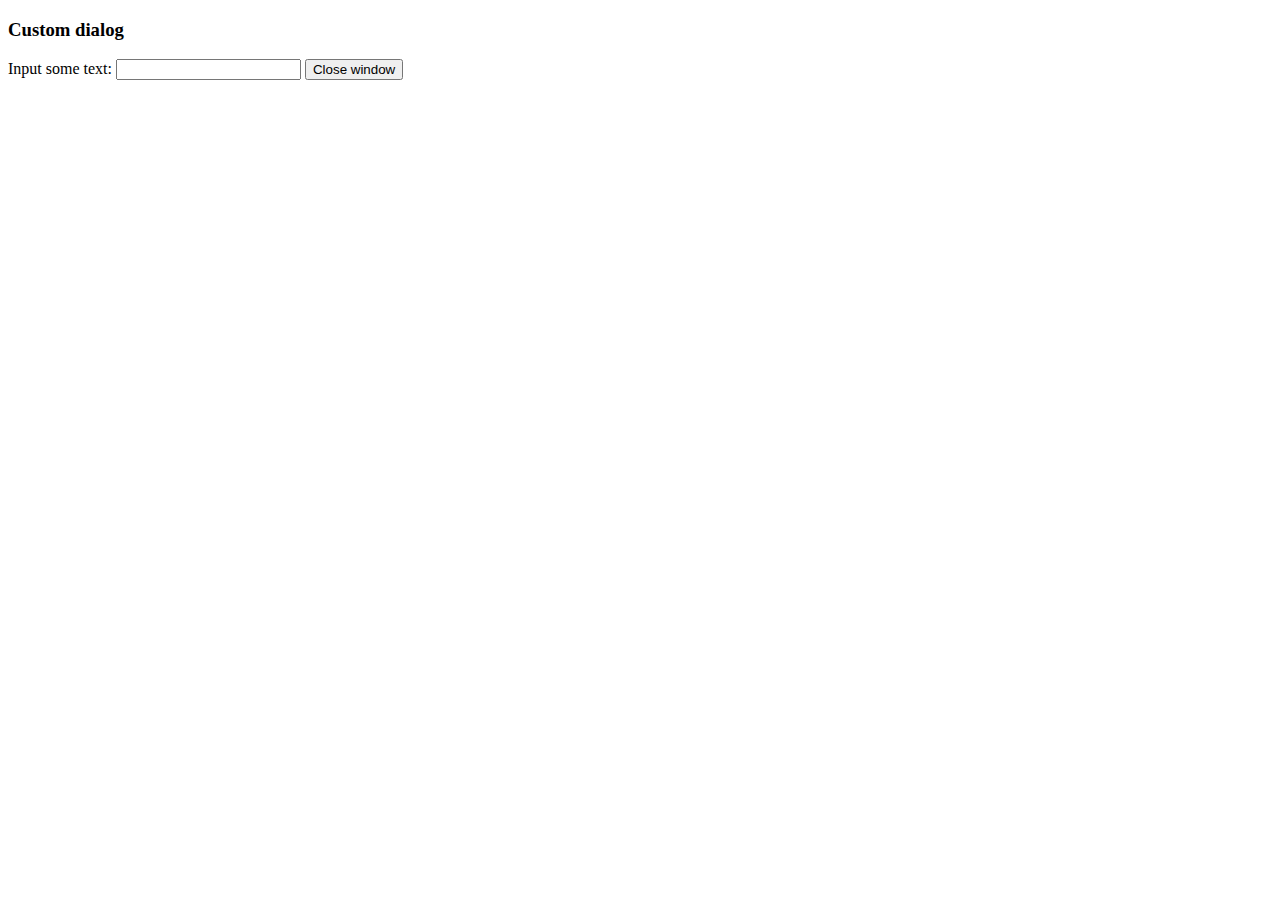
<file: admin/js/tinymce/plugins/example/dialog.html>
<!DOCTYPE html>
<html>
<body>
	<h3>Custom dialog</h3>
	Input some text: <input id="content">
	<button onclick="top.tinymce.activeEditor.windowManager.getWindows()[0].close();">Close window</button>
</body>
</html>
</file>
<file: css/icomoon.css>
@font-face {
  font-family: 'icomoon';
  src:  url('../fonts/icomoon/icomoon.eot?6iuir');
  src:  url('../fonts/icomoon/icomoon.eot?6iuir#iefix') format('embedded-opentype'),
    url('../fonts/icomoon/icomoon.ttf?6iuir') format('truetype'),
    url('../fonts/icomoon/icomoon.woff?6iuir') format('woff'),
    url('../fonts/icomoon/icomoon.svg?6iuir#icomoon') format('svg');
  font-weight: normal;
  font-style: normal;
}

[class^="icon-"], [class*=" icon-"] {
  /* use !important to prevent issues with browser extensions that change fonts */
  font-family: 'icomoon' !important;
  speak: none;
  font-style: normal;
  font-weight: normal;
  font-variant: normal;
  text-transform: none;
  line-height: 1;

  /* Better Font Rendering =========== */
  -webkit-font-smoothing: antialiased;
  -moz-osx-font-smoothing: grayscale;
}

.icon-eye:before {
  content: "\e000";
}
.icon-paper-clip:before {
  content: "\e001";
}
.icon-mail:before {
  content: "\e002";
}
.icon-toggle:before {
  content: "\e003";
}
.icon-layout:before {
  content: "\e004";
}
.icon-link:before {
  content: "\e005";
}
.icon-bell:before {
  content: "\e006";
}
.icon-lock:before {
  content: "\e007";
}
.icon-unlock:before {
  content: "\e008";
}
.icon-ribbon:before {
  content: "\e009";
}
.icon-image:before {
  content: "\e010";
}
.icon-signal:before {
  content: "\e011";
}
.icon-target:before {
  content: "\e012";
}
.icon-clipboard:before {
  content: "\e013";
}
.icon-clock:before {
  content: "\e014";
}
.icon-watch:before {
  content: "\e015";
}
.icon-air-play:before {
  content: "\e016";
}
.icon-camera:before {
  content: "\e017";
}
.icon-video:before {
  content: "\e018";
}
.icon-disc:before {
  content: "\e019";
}
.icon-printer:before {
  content: "\e020";
}
.icon-monitor:before {
  content: "\e021";
}
.icon-server:before {
  content: "\e022";
}
.icon-cog:before {
  content: "\e023";
}
.icon-heart:before {
  content: "\e024";
}
.icon-paragraph:before {
  content: "\e025";
}
.icon-align-justify:before {
  content: "\e026";
}
.icon-align-left:before {
  content: "\e027";
}
.icon-align-center:before {
  content: "\e028";
}
.icon-align-right:before {
  content: "\e029";
}
.icon-book:before {
  content: "\e030";
}
.icon-layers:before {
  content: "\e031";
}
.icon-stack:before {
  content: "\e032";
}
.icon-stack-2:before {
  content: "\e033";
}
.icon-paper:before {
  content: "\e034";
}
.icon-paper-stack:before {
  content: "\e035";
}
.icon-search:before {
  content: "\e036";
}
.icon-zoom-in:before {
  content: "\e037";
}
.icon-zoom-out:before {
  content: "\e038";
}
.icon-reply:before {
  content: "\e039";
}
.icon-circle-plus:before {
  content: "\e040";
}
.icon-circle-minus:before {
  content: "\e041";
}
.icon-circle-check:before {
  content: "\e042";
}
.icon-circle-cross:before {
  content: "\e043";
}
.icon-square-plus:before {
  content: "\e044";
}
.icon-square-minus:before {
  content: "\e045";
}
.icon-square-check:before {
  content: "\e046";
}
.icon-square-cross:before {
  content: "\e047";
}
.icon-microphone:before {
  content: "\e048";
}
.icon-record:before {
  content: "\e049";
}
.icon-skip-back:before {
  content: "\e050";
}
.icon-rewind:before {
  content: "\e051";
}
.icon-play:before {
  content: "\e052";
}
.icon-pause:before {
  content: "\e053";
}
.icon-stop:before {
  content: "\e054";
}
.icon-fast-forward:before {
  content: "\e055";
}
.icon-skip-forward:before {
  content: "\e056";
}
.icon-shuffle:before {
  content: "\e057";
}
.icon-repeat:before {
  content: "\e058";
}
.icon-folder:before {
  content: "\e059";
}
.icon-umbrella:before {
  content: "\e060";
}
.icon-moon:before {
  content: "\e061";
}
.icon-thermometer:before {
  content: "\e062";
}
.icon-drop:before {
  content: "\e063";
}
.icon-sun:before {
  content: "\e064";
}
.icon-cloud:before {
  content: "\e065";
}
.icon-cloud-upload:before {
  content: "\e066";
}
.icon-cloud-download:before {
  content: "\e067";
}
.icon-upload:before {
  content: "\e068";
}
.icon-download:before {
  content: "\e069";
}
.icon-location:before {
  content: "\e070";
}
.icon-location-2:before {
  content: "\e071";
}
.icon-map:before {
  content: "\e072";
}
.icon-battery:before {
  content: "\e073";
}
.icon-head:before {
  content: "\e074";
}
.icon-briefcase:before {
  content: "\e075";
}
.icon-speech-bubble:before {
  content: "\e076";
}
.icon-anchor:before {
  content: "\e077";
}
.icon-globe:before {
  content: "\e078";
}
.icon-box:before {
  content: "\e079";
}
.icon-reload:before {
  content: "\e080";
}
.icon-share:before {
  content: "\e081";
}
.icon-marquee:before {
  content: "\e082";
}
.icon-marquee-plus:before {
  content: "\e083";
}
.icon-marquee-minus:before {
  content: "\e084";
}
.icon-tag:before {
  content: "\e085";
}
.icon-power:before {
  content: "\e086";
}
.icon-command:before {
  content: "\e087";
}
.icon-alt:before {
  content: "\e088";
}
.icon-esc:before {
  content: "\e089";
}
.icon-bar-graph:before {
  content: "\e090";
}
.icon-bar-graph-2:before {
  content: "\e091";
}
.icon-pie-graph:before {
  content: "\e092";
}
.icon-star:before {
  content: "\e093";
}
.icon-arrow-left:before {
  content: "\e094";
}
.icon-arrow-right:before {
  content: "\e095";
}
.icon-arrow-up:before {
  content: "\e096";
}
.icon-arrow-down:before {
  content: "\e097";
}
.icon-volume:before {
  content: "\e098";
}
.icon-mute:before {
  content: "\e099";
}
.icon-content-right:before {
  content: "\e100";
}
.icon-content-left:before {
  content: "\e101";
}
.icon-grid:before {
  content: "\e102";
}
.icon-grid-2:before {
  content: "\e103";
}
.icon-columns:before {
  content: "\e104";
}
.icon-loader:before {
  content: "\e105";
}
.icon-bag:before {
  content: "\e106";
}
.icon-ban:before {
  content: "\e107";
}
.icon-flag:before {
  content: "\e108";
}
.icon-trash:before {
  content: "\e109";
}
.icon-expand:before {
  content: "\e110";
}
.icon-contract:before {
  content: "\e111";
}
.icon-maximize:before {
  content: "\e112";
}
.icon-minimize:before {
  content: "\e113";
}
.icon-plus:before {
  content: "\e114";
}
.icon-minus:before {
  content: "\e115";
}
.icon-check:before {
  content: "\e116";
}
.icon-cross:before {
  content: "\e117";
}
.icon-move:before {
  content: "\e118";
}
.icon-delete:before {
  content: "\e119";
}
.icon-menu:before {
  content: "\e120";
}
.icon-archive:before {
  content: "\e121";
}
.icon-inbox:before {
  content: "\e122";
}
.icon-outbox:before {
  content: "\e123";
}
.icon-file:before {
  content: "\e124";
}
.icon-file-add:before {
  content: "\e125";
}
.icon-file-subtract:before {
  content: "\e126";
}
.icon-help:before {
  content: "\e127";
}
.icon-open:before {
  content: "\e128";
}
.icon-ellipsis:before {
  content: "\e129";
}
.icon-add-to-list:before {
  content: "\e900";
}
.icon-classic-computer:before {
  content: "\e901";
}
.icon-controller-fast-backward:before {
  content: "\e902";
}
.icon-creative-commons-attribution:before {
  content: "\e903";
}
.icon-creative-commons-noderivs:before {
  content: "\e904";
}
.icon-creative-commons-noncommercial-eu:before {
  content: "\e905";
}
.icon-creative-commons-noncommercial-us:before {
  content: "\e906";
}
.icon-creative-commons-public-domain:before {
  content: "\e907";
}
.icon-creative-commons-remix:before {
  content: "\e908";
}
.icon-creative-commons-share:before {
  content: "\e909";
}
.icon-creative-commons-sharealike:before {
  content: "\e90a";
}
.icon-creative-commons:before {
  content: "\e90b";
}
.icon-document-landscape:before {
  content: "\e90c";
}
.icon-remove-user:before {
  content: "\e90d";
}
.icon-warning:before {
  content: "\e90e";
}
.icon-arrow-bold-down:before {
  content: "\e90f";
}
.icon-arrow-bold-left:before {
  content: "\e910";
}
.icon-arrow-bold-right:before {
  content: "\e911";
}
.icon-arrow-bold-up:before {
  content: "\e912";
}
.icon-arrow-down2:before {
  content: "\e913";
}
.icon-arrow-left2:before {
  content: "\e914";
}
.icon-arrow-long-down:before {
  content: "\e915";
}
.icon-arrow-long-left:before {
  content: "\e916";
}
.icon-arrow-long-right:before {
  content: "\e917";
}
.icon-arrow-long-up:before {
  content: "\e918";
}
.icon-arrow-right2:before {
  content: "\e919";
}
.icon-arrow-up2:before {
  content: "\e91a";
}
.icon-arrow-with-circle-down:before {
  content: "\e91b";
}
.icon-arrow-with-circle-left:before {
  content: "\e91c";
}
.icon-arrow-with-circle-right:before {
  content: "\e91d";
}
.icon-arrow-with-circle-up:before {
  content: "\e91e";
}
.icon-bookmark:before {
  content: "\e91f";
}
.icon-bookmarks:before {
  content: "\e920";
}
.icon-chevron-down:before {
  content: "\e921";
}
.icon-chevron-left:before {
  content: "\e922";
}
.icon-chevron-right:before {
  content: "\e923";
}
.icon-chevron-small-down:before {
  content: "\e924";
}
.icon-chevron-small-left:before {
  content: "\e925";
}
.icon-chevron-small-right:before {
  content: "\e926";
}
.icon-chevron-small-up:before {
  content: "\e927";
}
.icon-chevron-thin-down:before {
  content: "\e928";
}
.icon-chevron-thin-left:before {
  content: "\e929";
}
.icon-chevron-thin-right:before {
  content: "\e92a";
}
.icon-chevron-thin-up:before {
  content: "\e92b";
}
.icon-chevron-up:before {
  content: "\e92c";
}
.icon-chevron-with-circle-down:before {
  content: "\e92d";
}
.icon-chevron-with-circle-left:before {
  content: "\e92e";
}
.icon-chevron-with-circle-right:before {
  content: "\e92f";
}
.icon-chevron-with-circle-up:before {
  content: "\e930";
}
.icon-cloud2:before {
  content: "\e931";
}
.icon-controller-fast-forward:before {
  content: "\e932";
}
.icon-controller-jump-to-start:before {
  content: "\e933";
}
.icon-controller-next:before {
  content: "\e934";
}
.icon-controller-paus:before {
  content: "\e935";
}
.icon-controller-play:before {
  content: "\e936";
}
.icon-controller-record:before {
  content: "\e937";
}
.icon-controller-stop:before {
  content: "\e938";
}
.icon-controller-volume:before {
  content: "\e939";
}
.icon-dot-single:before {
  content: "\e93a";
}
.icon-dots-three-horizontal:before {
  content: "\e93b";
}
.icon-dots-three-vertical:before {
  content: "\e93c";
}
.icon-dots-two-horizontal:before {
  content: "\e93d";
}
.icon-dots-two-vertical:before {
  content: "\e93e";
}
.icon-download2:before {
  content: "\e93f";
}
.icon-emoji-flirt:before {
  content: "\e940";
}
.icon-flow-branch:before {
  content: "\e941";
}
.icon-flow-cascade:before {
  content: "\e942";
}
.icon-flow-line:before {
  content: "\e943";
}
.icon-flow-parallel:before {
  content: "\e944";
}
.icon-flow-tree:before {
  content: "\e945";
}
.icon-install:before {
  content: "\e946";
}
.icon-layers2:before {
  content: "\e947";
}
.icon-open-book:before {
  content: "\e948";
}
.icon-resize-100:before {
  content: "\e949";
}
.icon-resize-full-screen:before {
  content: "\e94a";
}
.icon-save:before {
  content: "\e94b";
}
.icon-select-arrows:before {
  content: "\e94c";
}
.icon-sound-mute:before {
  content: "\e94d";
}
.icon-sound:before {
  content: "\e94e";
}
.icon-trash2:before {
  content: "\e94f";
}
.icon-triangle-down:before {
  content: "\e950";
}
.icon-triangle-left:before {
  content: "\e951";
}
.icon-triangle-right:before {
  content: "\e952";
}
.icon-triangle-up:before {
  content: "\e953";
}
.icon-uninstall:before {
  content: "\e954";
}
.icon-upload-to-cloud:before {
  content: "\e955";
}
.icon-upload2:before {
  content: "\e956";
}
.icon-add-user:before {
  content: "\e957";
}
.icon-address:before {
  content: "\e958";
}
.icon-adjust:before {
  content: "\e959";
}
.icon-air:before {
  content: "\e95a";
}
.icon-aircraft-landing:before {
  content: "\e95b";
}
.icon-aircraft-take-off:before {
  content: "\e95c";
}
.icon-aircraft:before {
  content: "\e95d";
}
.icon-align-bottom:before {
  content: "\e95e";
}
.icon-align-horizontal-middle:before {
  content: "\e95f";
}
.icon-align-left2:before {
  content: "\e960";
}
.icon-align-right2:before {
  content: "\e961";
}
.icon-align-top:before {
  content: "\e962";
}
.icon-align-vertical-middle:before {
  content: "\e963";
}
.icon-archive2:before {
  content: "\e964";
}
.icon-area-graph:before {
  content: "\e965";
}
.icon-attachment:before {
  content: "\e966";
}
.icon-awareness-ribbon:before {
  content: "\e967";
}
.icon-back-in-time:before {
  content: "\e968";
}
.icon-back:before {
  content: "\e969";
}
.icon-bar-graph2:before {
  content: "\e96a";
}
.icon-battery2:before {
  content: "\e96b";
}
.icon-beamed-note:before {
  content: "\e96c";
}
.icon-bell2:before {
  content: "\e96d";
}
.icon-blackboard:before {
  content: "\e96e";
}
.icon-block:before {
  content: "\e96f";
}
.icon-book2:before {
  content: "\e970";
}
.icon-bowl:before {
  content: "\e971";
}
.icon-box2:before {
  content: "\e972";
}
.icon-briefcase2:before {
  content: "\e973";
}
.icon-browser:before {
  content: "\e974";
}
.icon-brush:before {
  content: "\e975";
}
.icon-bucket:before {
  content: "\e976";
}
.icon-cake:before {
  content: "\e977";
}
.icon-calculator:before {
  content: "\e978";
}
.icon-calendar:before {
  content: "\e979";
}
.icon-camera2:before {
  content: "\e97a";
}
.icon-ccw:before {
  content: "\e97b";
}
.icon-chat:before {
  content: "\e97c";
}
.icon-check2:before {
  content: "\e97d";
}
.icon-circle-with-cross:before {
  content: "\e97e";
}
.icon-circle-with-minus:before {
  content: "\e97f";
}
.icon-circle-with-plus:before {
  content: "\e980";
}
.icon-circle:before {
  content: "\e981";
}
.icon-circular-graph:before {
  content: "\e982";
}
.icon-clapperboard:before {
  content: "\e983";
}
.icon-clipboard2:before {
  content: "\e984";
}
.icon-clock2:before {
  content: "\e985";
}
.icon-code:before {
  content: "\e986";
}
.icon-cog2:before {
  content: "\e987";
}
.icon-colours:before {
  content: "\e988";
}
.icon-compass:before {
  content: "\e989";
}
.icon-copy:before {
  content: "\e98a";
}
.icon-credit-card:before {
  content: "\e98b";
}
.icon-credit:before {
  content: "\e98c";
}
.icon-cross2:before {
  content: "\e98d";
}
.icon-cup:before {
  content: "\e98e";
}
.icon-cw:before {
  content: "\e98f";
}
.icon-cycle:before {
  content: "\e990";
}
.icon-database:before {
  content: "\e991";
}
.icon-dial-pad:before {
  content: "\e992";
}
.icon-direction:before {
  content: "\e993";
}
.icon-document:before {
  content: "\e994";
}
.icon-documents:before {
  content: "\e995";
}
.icon-drink:before {
  content: "\e996";
}
.icon-drive:before {
  content: "\e997";
}
.icon-drop2:before {
  content: "\e998";
}
.icon-edit:before {
  content: "\e999";
}
.icon-email:before {
  content: "\e99a";
}
.icon-emoji-happy:before {
  content: "\e99b";
}
.icon-emoji-neutral:before {
  content: "\e99c";
}
.icon-emoji-sad:before {
  content: "\e99d";
}
.icon-erase:before {
  content: "\e99e";
}
.icon-eraser:before {
  content: "\e99f";
}
.icon-export:before {
  content: "\e9a0";
}
.icon-eye2:before {
  content: "\e9a1";
}
.icon-feather:before {
  content: "\e9a2";
}
.icon-flag2:before {
  content: "\e9a3";
}
.icon-flash:before {
  content: "\e9a4";
}
.icon-flashlight:before {
  content: "\e9a5";
}
.icon-flat-brush:before {
  content: "\e9a6";
}
.icon-folder-images:before {
  content: "\e9a7";
}
.icon-folder-music:before {
  content: "\e9a8";
}
.icon-folder-video:before {
  content: "\e9a9";
}
.icon-folder2:before {
  content: "\e9aa";
}
.icon-forward:before {
  content: "\e9ab";
}
.icon-funnel:before {
  content: "\e9ac";
}
.icon-game-controller:before {
  content: "\e9ad";
}
.icon-gauge:before {
  content: "\e9ae";
}
.icon-globe2:before {
  content: "\e9af";
}
.icon-graduation-cap:before {
  content: "\e9b0";
}
.icon-grid2:before {
  content: "\e9b1";
}
.icon-hair-cross:before {
  content: "\e9b2";
}
.icon-hand:before {
  content: "\e9b3";
}
.icon-heart-outlined:before {
  content: "\e9b4";
}
.icon-heart2:before {
  content: "\e9b5";
}
.icon-help-with-circle:before {
  content: "\e9b6";
}
.icon-help2:before {
  content: "\e9b7";
}
.icon-home:before {
  content: "\e9b8";
}
.icon-hour-glass:before {
  content: "\e9b9";
}
.icon-image-inverted:before {
  content: "\e9ba";
}
.icon-image2:before {
  content: "\e9bb";
}
.icon-images:before {
  content: "\e9bc";
}
.icon-inbox2:before {
  content: "\e9bd";
}
.icon-infinity:before {
  content: "\e9be";
}
.icon-info-with-circle:before {
  content: "\e9bf";
}
.icon-info:before {
  content: "\e9c0";
}
.icon-key:before {
  content: "\e9c1";
}
.icon-keyboard:before {
  content: "\e9c2";
}
.icon-lab-flask:before {
  content: "\e9c3";
}
.icon-landline:before {
  content: "\e9c4";
}
.icon-language:before {
  content: "\e9c5";
}
.icon-laptop:before {
  content: "\e9c6";
}
.icon-leaf:before {
  content: "\e9c7";
}
.icon-level-down:before {
  content: "\e9c8";
}
.icon-level-up:before {
  content: "\e9c9";
}
.icon-lifebuoy:before {
  content: "\e9ca";
}
.icon-light-bulb:before {
  content: "\e9cb";
}
.icon-light-down:before {
  content: "\e9cc";
}
.icon-light-up:before {
  content: "\e9cd";
}
.icon-line-graph:before {
  content: "\e9ce";
}
.icon-link2:before {
  content: "\e9cf";
}
.icon-list:before {
  content: "\e9d0";
}
.icon-location-pin:before {
  content: "\e9d1";
}
.icon-location2:before {
  content: "\e9d2";
}
.icon-lock-open:before {
  content: "\e9d3";
}
.icon-lock2:before {
  content: "\e9d4";
}
.icon-log-out:before {
  content: "\e9d5";
}
.icon-login:before {
  content: "\e9d6";
}
.icon-loop:before {
  content: "\e9d7";
}
.icon-magnet:before {
  content: "\e9d8";
}
.icon-magnifying-glass:before {
  content: "\e9d9";
}
.icon-mail2:before {
  content: "\e9da";
}
.icon-man:before {
  content: "\e9db";
}
.icon-map2:before {
  content: "\e9dc";
}
.icon-mask:before {
  content: "\e9dd";
}
.icon-medal:before {
  content: "\e9de";
}
.icon-megaphone:before {
  content: "\e9df";
}
.icon-menu2:before {
  content: "\e9e0";
}
.icon-message:before {
  content: "\e9e1";
}
.icon-mic:before {
  content: "\e9e2";
}
.icon-minus2:before {
  content: "\e9e3";
}
.icon-mobile:before {
  content: "\e9e4";
}
.icon-modern-mic:before {
  content: "\e9e5";
}
.icon-moon2:before {
  content: "\e9e6";
}
.icon-mouse:before {
  content: "\e9e7";
}
.icon-music:before {
  content: "\e9e8";
}
.icon-network:before {
  content: "\e9e9";
}
.icon-new-message:before {
  content: "\e9ea";
}
.icon-new:before {
  content: "\e9eb";
}
.icon-news:before {
  content: "\e9ec";
}
.icon-note:before {
  content: "\e9ed";
}
.icon-notification:before {
  content: "\e9ee";
}
.icon-old-mobile:before {
  content: "\e9ef";
}
.icon-old-phone:before {
  content: "\e9f0";
}
.icon-palette:before {
  content: "\e9f1";
}
.icon-paper-plane:before {
  content: "\e9f2";
}
.icon-pencil:before {
  content: "\e9f3";
}
.icon-phone:before {
  content: "\e9f4";
}
.icon-pie-chart:before {
  content: "\e9f5";
}
.icon-pin:before {
  content: "\e9f6";
}
.icon-plus2:before {
  content: "\e9f7";
}
.icon-popup:before {
  content: "\e9f8";
}
.icon-power-plug:before {
  content: "\e9f9";
}
.icon-price-ribbon:before {
  content: "\e9fa";
}
.icon-price-tag:before {
  content: "\e9fb";
}
.icon-print:before {
  content: "\e9fc";
}
.icon-progress-empty:before {
  content: "\e9fd";
}
.icon-progress-full:before {
  content: "\e9fe";
}
.icon-progress-one:before {
  content: "\e9ff";
}
.icon-progress-two:before {
  content: "\ea00";
}
.icon-publish:before {
  content: "\ea01";
}
.icon-quote:before {
  content: "\ea02";
}
.icon-radio:before {
  content: "\ea03";
}
.icon-reply-all:before {
  content: "\ea04";
}
.icon-reply2:before {
  content: "\ea05";
}
.icon-retweet:before {
  content: "\ea06";
}
.icon-rocket:before {
  content: "\ea07";
}
.icon-round-brush:before {
  content: "\ea08";
}
.icon-rss:before {
  content: "\ea09";
}
.icon-ruler:before {
  content: "\ea0a";
}
.icon-scissors:before {
  content: "\ea0b";
}
.icon-share-alternitive:before {
  content: "\ea0c";
}
.icon-share2:before {
  content: "\ea0d";
}
.icon-shareable:before {
  content: "\ea0e";
}
.icon-shield:before {
  content: "\ea0f";
}
.icon-shop:before {
  content: "\ea10";
}
.icon-shopping-bag:before {
  content: "\ea11";
}
.icon-shopping-basket:before {
  content: "\ea12";
}
.icon-shopping-cart:before {
  content: "\ea13";
}
.icon-shuffle2:before {
  content: "\ea14";
}
.icon-signal2:before {
  content: "\ea15";
}
.icon-sound-mix:before {
  content: "\ea16";
}
.icon-sports-club:before {
  content: "\ea17";
}
.icon-spreadsheet:before {
  content: "\ea18";
}
.icon-squared-cross:before {
  content: "\ea19";
}
.icon-squared-minus:before {
  content: "\ea1a";
}
.icon-squared-plus:before {
  content: "\ea1b";
}
.icon-star-outlined:before {
  content: "\ea1c";
}
.icon-star2:before {
  content: "\ea1d";
}
.icon-stopwatch:before {
  content: "\ea1e";
}
.icon-suitcase:before {
  content: "\ea1f";
}
.icon-swap:before {
  content: "\ea20";
}
.icon-sweden:before {
  content: "\ea21";
}
.icon-switch:before {
  content: "\ea22";
}
.icon-tablet:before {
  content: "\ea23";
}
.icon-tag2:before {
  content: "\ea24";
}
.icon-text-document-inverted:before {
  content: "\ea25";
}
.icon-text-document:before {
  content: "\ea26";
}
.icon-text:before {
  content: "\ea27";
}
.icon-thermometer2:before {
  content: "\ea28";
}
.icon-thumbs-down:before {
  content: "\ea29";
}
.icon-thumbs-up:before {
  content: "\ea2a";
}
.icon-thunder-cloud:before {
  content: "\ea2b";
}
.icon-ticket:before {
  content: "\ea2c";
}
.icon-time-slot:before {
  content: "\ea2d";
}
.icon-tools:before {
  content: "\ea2e";
}
.icon-traffic-cone:before {
  content: "\ea2f";
}
.icon-tree:before {
  content: "\ea30";
}
.icon-trophy:before {
  content: "\ea31";
}
.icon-tv:before {
  content: "\ea32";
}
.icon-typing:before {
  content: "\ea33";
}
.icon-unread:before {
  content: "\ea34";
}
.icon-untag:before {
  content: "\ea35";
}
.icon-user:before {
  content: "\ea36";
}
.icon-users:before {
  content: "\ea37";
}
.icon-v-card:before {
  content: "\ea38";
}
.icon-video2:before {
  content: "\ea39";
}
.icon-vinyl:before {
  content: "\ea3a";
}
.icon-voicemail:before {
  content: "\ea3b";
}
.icon-wallet:before {
  content: "\ea3c";
}
.icon-water:before {
  content: "\ea3d";
}
.icon-px-with-circle:before {
  content: "\ea3e";
}
.icon-px:before {
  content: "\ea3f";
}
.icon-basecamp:before {
  content: "\ea40";
}
.icon-behance:before {
  content: "\ea41";
}
.icon-creative-cloud:before {
  content: "\ea42";
}
.icon-dropbox:before {
  content: "\ea43";
}
.icon-evernote:before {
  content: "\ea44";
}
.icon-flattr:before {
  content: "\ea45";
}
.icon-foursquare:before {
  content: "\ea46";
}
.icon-google-drive:before {
  content: "\ea47";
}
.icon-google-hangouts:before {
  content: "\ea48";
}
.icon-grooveshark:before {
  content: "\ea49";
}
.icon-icloud:before {
  content: "\ea4a";
}
.icon-mixi:before {
  content: "\ea4b";
}
.icon-onedrive:before {
  content: "\ea4c";
}
.icon-paypal:before {
  content: "\ea4d";
}
.icon-picasa:before {
  content: "\ea4e";
}
.icon-qq:before {
  content: "\ea4f";
}
.icon-rdio-with-circle:before {
  content: "\ea50";
}
.icon-renren:before {
  content: "\ea51";
}
.icon-scribd:before {
  content: "\ea52";
}
.icon-sina-weibo:before {
  content: "\ea53";
}
.icon-skype-with-circle:before {
  content: "\ea54";
}
.icon-skype:before {
  content: "\ea55";
}
.icon-slideshare:before {
  content: "\ea56";
}
.icon-smashing:before {
  content: "\ea57";
}
.icon-soundcloud:before {
  content: "\ea58";
}
.icon-spotify-with-circle:before {
  content: "\ea59";
}
.icon-spotify:before {
  content: "\ea5a";
}
.icon-swarm:before {
  content: "\ea5b";
}
.icon-vine-with-circle:before {
  content: "\ea5c";
}
.icon-vine:before {
  content: "\ea5d";
}
.icon-vk-alternitive:before {
  content: "\ea5e";
}
.icon-vk-with-circle:before {
  content: "\ea5f";
}
.icon-vk:before {
  content: "\ea60";
}
.icon-xing-with-circle:before {
  content: "\ea61";
}
.icon-xing:before {
  content: "\ea62";
}
.icon-yelp:before {
  content: "\ea63";
}
.icon-dribbble-with-circle:before {
  content: "\ea64";
}
.icon-dribbble:before {
  content: "\ea65";
}
.icon-facebook-with-circle:before {
  content: "\ea66";
}
.icon-facebook:before {
  content: "\ea67";
}
.icon-flickr-with-circle:before {
  content: "\ea68";
}
.icon-flickr:before {
  content: "\ea69";
}
.icon-github-with-circle:before {
  content: "\ea6a";
}
.icon-github:before {
  content: "\ea6b";
}
.icon-google-with-circle:before {
  content: "\ea6c";
}
.icon-google:before {
  content: "\ea6d";
}
.icon-instagram-with-circle:before {
  content: "\ea6e";
}
.icon-instagram:before {
  content: "\ea6f";
}
.icon-lastfm-with-circle:before {
  content: "\ea70";
}
.icon-lastfm:before {
  content: "\ea71";
}
.icon-linkedin-with-circle:before {
  content: "\ea72";
}
.icon-linkedin:before {
  content: "\ea73";
}
.icon-pinterest-with-circle:before {
  content: "\ea74";
}
.icon-pinterest:before {
  content: "\ea75";
}
.icon-rdio:before {
  content: "\ea76";
}
.icon-stumbleupon-with-circle:before {
  content: "\ea77";
}
.icon-stumbleupon:before {
  content: "\ea78";
}
.icon-tumblr-with-circle:before {
  content: "\ea79";
}
.icon-tumblr:before {
  content: "\ea7a";
}
.icon-twitter-with-circle:before {
  content: "\ea7b";
}
.icon-twitter:before {
  content: "\ea7c";
}
.icon-vimeo-with-circle:before {
  content: "\ea7d";
}
.icon-vimeo:before {
  content: "\ea7e";
}
.icon-youtube-with-circle:before {
  content: "\ea7f";
}
.icon-youtube:before {
  content: "\ea80";
}
</file>
<file: css/style.css>
@font-face {
  font-family: 'icomoon';
  src: url("../fonts/icomoon/icomoon.eot?srf3rx");
  src: url("../fonts/icomoon/icomoon.eot?srf3rx#iefix") format("embedded-opentype"), url("../fonts/icomoon/icomoon.ttf?srf3rx") format("truetype"), url("../fonts/icomoon/icomoon.woff?srf3rx") format("woff"), url("../fonts/icomoon/icomoon.svg?srf3rx#icomoon") format("svg");
  font-weight: normal;
  font-style: normal;
}
/* =======================================================
*
* 	Template Style
*
* ======================================================= */
body {
  font-family: "Work Sans", Arial, sans-serif;
  font-weight: 400;
  font-size: 16px;
  line-height: 1.7;
  color: #828282;
  background: #fff;
}

#page {
  position: relative;
  overflow-x: hidden;
  width: 100%;
  height: 100%;
  -webkit-transition: 0.5s;
  -o-transition: 0.5s;
  transition: 0.5s;
}
.offcanvas #page {
  overflow: hidden;
  position: absolute;
}
.offcanvas #page:after {
  -webkit-transition: 2s;
  -o-transition: 2s;
  transition: 2s;
  position: absolute;
  top: 0;
  right: 0;
  bottom: 0;
  left: 0;
  z-index: 101;
  background: rgba(0, 0, 0, 0.7);
  content: "";
}

a {
  color: #eada9d;
  -webkit-transition: 0.5s;
  -o-transition: 0.5s;
  transition: 0.5s;
}
a:hover, a:active, a:focus {
  color: #eada9d;
  outline: none;
  text-decoration: none;
}

p {
  margin-bottom: 20px;
}

h1, h2, h3, h4, h5, h6, figure {
  /* color: #000; */
  font-family: "Work Sans", Arial, sans-serif;
  font-weight: 400;
  margin: 0 0 20px 0;
}

::-webkit-selection {
  color: #fff;
  background: #eada9d;
}

::-moz-selection {
  color: #fff;
  background: #eada9d;
}

::selection {
  color: #fff;
  background: #eada9d;
}

.fh5co-nav {
  position: absolute;
  top: 0;
  margin: 0;
  padding: 0;
  width: 100%;
  padding: 40px 0;
  z-index: 1001;
}
@media screen and (max-width: 768px) {
  .fh5co-nav {
    padding: 20px 0;
  }
}
.fh5co-nav #fh5co-logo {
  font-size: 40px;
  margin: 0;
  padding: 0;
  line-height: 40px;
  font-family: "Sacramento", Arial, serif;
}
.fh5co-nav a {
  padding: 5px 10px;
  color: #fff;
}
@media screen and (max-width: 768px) {
  .fh5co-nav .menu-1, .fh5co-nav .menu-2 {
    display: none;
  }
}
.fh5co-nav ul {
  padding: 0;
  margin: 2px 0 0 0;
}
.fh5co-nav ul li {
  padding: 0;
  margin: 0;
  list-style: none;
  display: inline;
}
.fh5co-nav ul li a {
  font-size: 14px;
  padding: 30px 10px;
  text-transform: uppercase;
  color: rgba(255, 255, 255, 0.5);
  -webkit-transition: 0.5s;
  -o-transition: 0.5s;
  transition: 0.5s;
}
.fh5co-nav ul li a:hover, .fh5co-nav ul li a:focus, .fh5co-nav ul li a:active {
  color: white;
}
.fh5co-nav ul li.has-dropdown {
  position: relative;
}
.fh5co-nav ul li.has-dropdown .dropdown {
  width: 130px;
  -webkit-box-shadow: 0px 14px 33px -9px rgba(0, 0, 0, 0.75);
  -moz-box-shadow: 0px 14px 33px -9px rgba(0, 0, 0, 0.75);
  box-shadow: 0px 14px 33px -9px rgba(0, 0, 0, 0.75);
  z-index: 1002;
  visibility: hidden;
  opacity: 0;
  position: absolute;
  top: 40px;
  left: 0;
  text-align: left;
  background: #fff;
  padding: 20px;
  -webkit-border-radius: 4px;
  -moz-border-radius: 4px;
  -ms-border-radius: 4px;
  border-radius: 4px;
  -webkit-transition: 0s;
  -o-transition: 0s;
  transition: 0s;
}
.fh5co-nav ul li.has-dropdown .dropdown:before {
  bottom: 100%;
  left: 40px;
  border: solid transparent;
  content: " ";
  height: 0;
  width: 0;
  position: absolute;
  pointer-events: none;
  border-bottom-color: #fff;
  border-width: 8px;
  margin-left: -8px;
}
.fh5co-nav ul li.has-dropdown .dropdown li {
  display: block;
  margin-bottom: 7px;
}
.fh5co-nav ul li.has-dropdown .dropdown li:last-child {
  margin-bottom: 0;
}
.fh5co-nav ul li.has-dropdown .dropdown li a {
  padding: 2px 0;
  display: block;
  color: #999999;
  line-height: 1.2;
  text-transform: none;
  font-size: 15px;
}
.fh5co-nav ul li.has-dropdown .dropdown li a:hover {
  color: #000;
}
.fh5co-nav ul li.has-dropdown:hover a, .fh5co-nav ul li.has-dropdown:focus a {
  color: #fff;
}
.fh5co-nav ul li.btn-cta a {
  color: #eada9d;
}
.fh5co-nav ul li.btn-cta a span {
  background: #fff;
  padding: 4px 20px;
  display: -moz-inline-stack;
  display: inline-block;
  zoom: 1;
  *display: inline;
  -webkit-transition: 0.3s;
  -o-transition: 0.3s;
  transition: 0.3s;
  -webkit-border-radius: 100px;
  -moz-border-radius: 100px;
  -ms-border-radius: 100px;
  border-radius: 100px;
}
.fh5co-nav ul li.btn-cta a:hover span {
  -webkit-box-shadow: 0px 14px 20px -9px rgba(0, 0, 0, 0.75);
  -moz-box-shadow: 0px 14px 20px -9px rgba(0, 0, 0, 0.75);
  box-shadow: 0px 14px 20px -9px rgba(0, 0, 0, 0.75);
}
.fh5co-nav ul li.active > a {
  color: #fff !important;
}

#fh5co-counter,
#fh5co-event,
#fh5co-gallery,
.fh5co-bg {
  background-size: cover;
  background-position: top center;
  background-repeat: no-repeat;
  position: relative;
}

.fh5co-bg {
  background-position: center center;
  width: 100%;
  float: left;
  position: relative;
}

.fh5co-video {
  height: 450px;
  overflow: hidden;
  -webkit-border-radius: 7px;
  -moz-border-radius: 7px;
  -ms-border-radius: 7px;
  border-radius: 7px;
}
.fh5co-video a {
  z-index: 1001;
  position: absolute;
  top: 50%;
  left: 50%;
  margin-top: -45px;
  margin-left: -45px;
  width: 90px;
  height: 90px;
  display: table;
  text-align: center;
  background: #fff;
  -webkit-box-shadow: 0px 14px 30px -15px rgba(0, 0, 0, 0.75);
  -moz-box-shadow: 0px 14px 30px -15px rgba(0, 0, 0, 0.75);
  box-shadow: 0px 14px 30px -15px rgba(0, 0, 0, 0.75);
  -webkit-border-radius: 50%;
  -moz-border-radius: 50%;
  -ms-border-radius: 50%;
  border-radius: 50%;
}
.fh5co-video a i {
  text-align: center;
  display: table-cell;
  vertical-align: middle;
  font-size: 40px;
}
.fh5co-video .overlay {
  position: absolute;
  top: 0;
  left: 0;
  right: 0;
  bottom: 0;
  -webkit-transition: 0.5s;
  -o-transition: 0.5s;
  transition: 0.5s;
  background: rgba(0, 0, 0, 0.3);

}
.fh5co-video:hover .overlay {
  background: rgba(0, 0, 0, 0.3);
}
.fh5co-video:hover a {
  position: relative;
  -webkit-transform: scale(1.2);
  -moz-transform: scale(1.2);
  -ms-transform: scale(1.2);
  -o-transform: scale(1.2);
  transform: scale(1.2);
}

.fh5co-cover {
  height: 900px;
  background-size: cover;
  background-repeat: no-repeat;
  position: relative;
  width: 100%;
}
.fh5co-cover .overlay {
  z-index: 0;
  position: absolute;
  bottom: 0;
  top: 0;
  left: 0;
  right: 0;
  background: rgba(0, 0, 0, 0.3);
}
.fh5co-cover > .fh5co-container {
  position: relative;
  z-index: 10;
}

@media screen and (max-width: 768px) {
  .fh5co-cover {
    height: 600px;
  }
}
.fh5co-cover .display-t,
.fh5co-cover .display-tc {
  height: 900px;
  display: table;
  width: 100%;
}
@media screen and (max-width: 768px) {
  .fh5co-cover .display-t,
  .fh5co-cover .display-tc {
    height: 600px;
  }
}
.fh5co-cover.fh5co-cover-sm {
  height: 800px;
}
@media screen and (max-width: 768px) {
  .fh5co-cover.fh5co-cover-sm {
    height: 400px;
  }
}
.fh5co-cover.fh5co-cover-sm .display-t,
.fh5co-cover.fh5co-cover-sm .display-tc {
  height: 600px;
  display: inline;
  width: 100%;
}
@media screen and (max-width: 768px) {
  .fh5co-cover.fh5co-cover-sm .display-t,
  .fh5co-cover.fh5co-cover-sm .display-tc {
    height: 400px;
  }
}

#fh5co-counter,
#fh5co-event, #fh5co-gallery {
  height: auto;
  float: left;
  margin-top: 64px;
}
#fh5co-counter .display-t,
#fh5co-counter .display-tc,
#fh5co-gallery .display-tc,
#fh5co-event .display-t,
#fh5co-event .display-tc {
  height: 700px;
  display: inline;
  width: 100%;
}
#fh5co-counter .fh5co-heading h2,
#fh5co-gallery .fh5co-heading h2,
#fh5co-event .fh5co-heading h2 {
  color: #fff;
}
#fh5co-counter .fh5co-heading span,
#fh5co-gallery .fh5co-heading span,
#fh5co-event .fh5co-heading span {
  color: rgba(255, 255, 255, 0.5);
  text-transform: uppercase;
  font-size: 13px;
  letter-spacing: 2px;
  font-weight: 600;
}
#fh5co-event .overlay {
  position: absolute;
  top: 0;
  left: 0;
  right: 0;
  bottom: 0;
  width: 100%;
  height: auto;
  background-repeat: no-repeat;
  background-size: cover;
  background: rgba(0,0,0,0.3)
}
#fh5co-counter .overlay,
#fh5co-gallery .overlay,
#fh5co-event .overlay {
  position: absolute;
  top: 0;
  left: 0;
  right: 0;
  bottom: 0;
  background: rgba(0, 0, 0, 0.3);

}
@media screen and (max-width: 768px) {
  #fh5co-counter,
  #fh5co-gallery,
  #fh5co-event {
    height: inherit;
    padding: 7em 0;
  }
  #fh5co-counter .display-t,
  #fh5co-counter .display-tc,
  #fh5co-gallery .display-tc,
  #fh5co-gallery .display-t,
  #fh5co-event .display-t,
  #fh5co-event .display-tc {
    height: inherit;
  }
}
#fh5co-counter .event-wrap,
#fh5co-gallery .event-wrap, {
  border: 2px solid rgba(255, 255, 255, 0.5);
  background: rgba(255, 255, 255, 0.1);
  padding: 30px;
  -webkit-border-radius: 4px;
  -moz-border-radius: 4px;
  -ms-border-radius: 4px;
  border-radius: 4px;

}


@media screen and (max-width: 768px) {
  #fh5co-counter .event-wrap,
  #fh5co-gallery .event-wrap,
  #fh5co-event .event-wrap {
    margin-bottom: 10px;
  }
}
#fh5co-counter .event-wrap h3,
#fh5co-gallery .event-wrap h3,
#fh5co-event .event-wrap h3 {
  font-size: 20px;
  color: #fff;
  border-bottom: 1px solid rgba(255, 255, 255, 0.5);
  display: block;
  padding-bottom: 20px;
  text-transform: uppercase;
  letter-spacing: 2px;
}
#fh5co-counter .event-wrap p, #fh5co-counter .event-wrap span,
#fh5co-gallery .event-wrap p,
#fh5co-gallery .event-wrap span,
#fh5co-event .event-wrap p,
#fh5co-event .event-wrap span {
  display: block;
  color: rgba(255, 255, 255, 0.8);
}
#fh5co-counter .event-wrap i,
#fh5co-gallery .event-wrap i,
#fh5co-event .event-wrap i {
  color: white;
  font-size: 20px;
}
#fh5co-counter .event-wrap .event-col,
#fh5co-gallery .event-wrap .event-col ,
#fh5co-event .event-wrap .event-col {
  width: 50%;
  margin-bottom: 30px;
  float: left;
}

#fh5co-counter {
  height: 600px;
}
@media screen and (max-width: 768px) {
  #fh5co-counter {
    height: auto;
  }
}

.timeline {
  list-style: none;
  padding: 20px 0 20px;
  position: relative;
}
.timeline:before {
  top: 0;
  bottom: 0;
  position: absolute;
  content: " ";
  width: 1px;
  background-color: #d4d4d4;
  left: 50%;
  margin-left: 0px;
}
@media screen and (max-width: 480px) {
  .timeline:before {
    margin-left: -64px;
  }
}
.timeline > li {
  margin-bottom: 20px;
  position: relative;
}
.timeline > li:before, .timeline > li:after {
  content: " ";
  display: table;
}
.timeline > li:after {
  clear: both;
}
.timeline > li > .timeline-panel {
  width: 40%;
  float: left;
  border: 1px solid #d4d4d4;
  padding: 30px;
  position: relative;
  -webkit-border-radius: 4px;
  -moz-border-radius: 4px;
  -ms-border-radius: 4px;
  border-radius: 4px;
}
.timeline > li > .timeline-panel:before {
  position: absolute;
  top: 80px;
  right: -15px;
  display: inline-block;
  border-top: 15px solid transparent;
  border-left: 15px solid #ccc;
  border-right: 0 solid #ccc;
  border-bottom: 15px solid transparent;
  content: " ";
}
.timeline > li > .timeline-panel:after {
  position: absolute;
  top: 81px;
  right: -14px;
  display: inline-block;
  border-top: 14px solid transparent;
  border-left: 14px solid #fff;
  border-right: 0 solid #fff;
  border-bottom: 14px solid transparent;
  content: " ";
}
@media screen and (max-width: 480px) {
  .timeline > li > .timeline-panel {
    width: 75% !important;
  }
  .timeline > li > .timeline-panel:before {
    top: 30px;
  }
  .timeline > li > .timeline-panel:after {
    top: 31px;
  }
}
.timeline > li > .timeline-badge {
  background-size: cover;
  background-position: top center;
  background-repeat: no-repeat;
  position: relative;
  color: #fff;
  width: 160px;
  height: 160px;
  line-height: 50px;
  font-size: 1.4em;
  text-align: center;
  position: absolute;
  top: 16px;
  left: 50%;
  margin-left: -80px;
  background-color: #999999;
  z-index: 100;
  -webkit-border-radius: 50%;
  -moz-border-radius: 50%;
  -ms-border-radius: 50%;
  border-radius: 50%;
}
@media screen and (max-width: 480px) {
  .timeline > li > .timeline-badge {
    width: 60px;
    height: 60px;
    margin-left: -20px !important;
  }
}
.timeline > li.timeline-inverted > .timeline-panel {
  float: right;
}
.timeline > li.timeline-inverted > .timeline-panel:before {
  border-left-width: 0;
  border-right-width: 15px;
  left: -15px;
  right: auto;
}
.timeline > li.timeline-inverted > .timeline-panel:after {
  border-left-width: 0;
  border-right-width: 14px;
  left: -14px;
  right: auto;
}

.timeline-title {
  margin-top: 0;
}

.date {
  display: block;
  margin-bottom: 20px;
  font-size: 13px;
  text-transform: uppercase;
  letter-spacing: 2px;
}
.datetime {
  color: #fff
}

.timeline-body > p,
.timeline-body > ul {
  margin-bottom: 0;
}

.timeline-body > p + p {
  margin-top: 5px;
}

@media (max-width: 992px) {
  ul.timeline:before {
    left: 90px;
  }

  ul.timeline > li > .timeline-panel {
    width: calc(100% - 200px);
    width: -moz-calc(100% - 200px);
    width: -webkit-calc(100% - 200px);
  }

  ul.timeline > li > .timeline-badge {
    left: 15px;
    margin-left: 0;
    top: 16px;
  }

  ul.timeline > li > .timeline-panel {
    float: right;
  }

  ul.timeline > li > .timeline-panel:before {
    border-left-width: 0;
    border-right-width: 15px;
    left: -15px;
    right: auto;
  }

  ul.timeline > li > .timeline-panel:after {
    border-left-width: 0;
    border-right-width: 14px;
    left: -14px;
    right: auto;
  }
}
#fh5co-gallery-list {
  flex-wrap: wrap;
  -webkit-flex-wrap: wrap;
  -moz-flex-wrap: wrap;
  display: -webkit-box;
  display: -moz-box;
  display: -ms-flexbox;
  display: -webkit-flex;
  display: flex;
  position: relative;
  float: left;
  padding: 0;
  margin: 0;
  width: 100%;
}
#fh5co-gallery-list li {
  display: block;
  padding: 0;
  margin: 0 0 10px 1%;
  list-style: none;
  min-height: 400px;
  background-position: center center;
  background-size: cover;
  background-repeat: no-repeat;
  float: left;
  clear: left;
  position: relative;
  -webkit-border-radius: 7px;
  -moz-border-radius: 7px;
  -ms-border-radius: 7px;
  border-radius: 7px;
}
@media screen and (max-width: 480px) {
  #fh5co-gallery-list li {
    margin-left: 0;
  }
}
#fh5co-gallery-list li a {
  min-height: 400px;
  padding: 2em;
  position: relative;
  width: 100%;
  display: block;
}
#fh5co-gallery-list li a:before {
  position: absolute;
  top: 0;
  left: 0;
  right: 0;
  bottom: 0;
  content: "";
  z-index: 80;
  -webkit-transition: 0.5s;
  -o-transition: 0.5s;
  transition: 0.5s;
  -webkit-border-radius: 7px;
  -moz-border-radius: 7px;
  -ms-border-radius: 7px;
  border-radius: 7px;
  background: rgba(0, 0, 0, 0.2);
}
#fh5co-gallery-list li a:hover:before {
  background: rgba(0, 0, 0, 0.5);
}
#fh5co-gallery-list li a .case-studies-summary {
  width: auto;
  bottom: 2em;
  left: 2em;
  right: 2em;
  position: absolute;
  z-index: 100;
}
@media screen and (max-width: 768px) {
  #fh5co-gallery-list li a .case-studies-summary {
    bottom: 1em;
    left: 1em;
    right: 1em;
  }
}
#fh5co-gallery-list li a .case-studies-summary span {
  text-transform: uppercase;
  letter-spacing: 2px;
  font-size: 13px;
  color: rgba(255, 255, 255, 0.7);
}
#fh5co-gallery-list li a .case-studies-summary h2 {
  color: #fff;
  margin-bottom: 0;
}
@media screen and (max-width: 768px) {
  #fh5co-gallery-list li a .case-studies-summary h2 {
    font-size: 20px;
  }
}
#fh5co-gallery-list li.one-third {
  width: 32.3%;
}
@media screen and (max-width: 768px) {
  #fh5co-gallery-list li.one-third {
    width: 49%;
  }
}
@media screen and (max-width: 480px) {
  #fh5co-gallery-list li.one-third {
    width: 100%;
  }
}

#map {
  width: 100%;
  height: 500px;
  position: relative;
}
@media screen and (max-width: 768px) {
  #map {
    height: 200px;
  }
}

.fh5co-social-icons {
  margin: 0;
  padding: 0;
}
.fh5co-social-icons li {
  margin: 0;
  padding: 0;
  list-style: none;
  display: -moz-inline-stack;
  display: inline-block;
  zoom: 1;
  *display: inline;
}
.fh5co-social-icons li a {
  display: -moz-inline-stack;
  display: inline-block;
  zoom: 1;
  *display: inline;
  color: #eada9d;
  padding-left: 10px;
  padding-right: 10px;
}
.fh5co-social-icons li a i {
  font-size: 20px;
}

.fh5co-contact-info ul {
  padding: 0;
  margin: 0;
}
.fh5co-contact-info ul li {
  padding: 0 0 0 50px;
  margin: 0 0 30px 0;
  list-style: none;
  position: relative;
}
.fh5co-contact-info ul li:before {
  color: #eada9d;
  position: absolute;
  left: 0;
  top: .05em;
  font-family: 'icomoon';
  speak: none;
  font-style: normal;
  font-weight: normal;
  font-variant: normal;
  text-transform: none;
  line-height: 1;
  /* Better Font Rendering =========== */
  -webkit-font-smoothing: antialiased;
  -moz-osx-font-smoothing: grayscale;
}
.fh5co-contact-info ul li.address:before {
  font-size: 30px;
  content: "\e9d1";
}
.fh5co-contact-info ul li.phone:before {
  font-size: 23px;
  content: "\e9f4";
}
.fh5co-contact-info ul li.email:before {
  font-size: 23px;
  content: "\e9da";
}
.fh5co-contact-info ul li.url:before {
  font-size: 23px;
  content: "\e9af";
}

form label {
  font-weight: normal !important;
}

#fh5co-header .display-tc,
#fh5co-counter .display-tc,
.fh5co-cover .display-tc {
  display: table-cell !important;
  vertical-align: middle;
}
#fh5co-header .display-tc h1, #fh5co-header .display-tc h2,
#fh5co-counter .display-tc h1,
#fh5co-counter .display-tc h2,
.fh5co-cover .display-tc h1,
.fh5co-cover .display-tc h2 {
  margin: 0;
  padding: 0;
  color: white;
}
#fh5co-header .display-tc h1,
#fh5co-counter .display-tc h1,
.fh5co-cover .display-tc h1 {
  margin-bottom: 0px;
  font-size: 100px;
  line-height: 1.5;
  font-family: "Sacramento", Arial, serif;
}
@media screen and (max-width: 768px) {
  #fh5co-header .display-tc h1,
  #fh5co-counter .display-tc h1,
  .fh5co-cover .display-tc h1 {
    font-size: 40px;
  }
}
@media screen and (max-width: 480px) {
  #fh5co-header .display-tc h1,
  #fh5co-counter .display-tc h1,
  .fh5co-cover .display-tc h1 {
    font-size: 30px;
  }
}
#fh5co-header .display-tc h2,
#fh5co-counter .display-tc h2,
.fh5co-cover .display-tc h2 {
  font-size: 20px;
  line-height: 1.5;
  margin-bottom: 30px;
}
@media screen and (max-width: 480px) {
  #fh5co-header .display-tc h2,
  #fh5co-counter .display-tc h2,
  .fh5co-cover .display-tc h2 {
    font-size: 16px;
  }
}
#fh5co-header .display-tc .btn,
#fh5co-counter .display-tc .btn,
.fh5co-cover .display-tc .btn {
  padding: 15px 20px;
  background: rgba(222, 176, 0, 0.8)!important;
  color: #fff;
  border: none !important;
  font-size: 14px;
  text-transform: uppercase;
  max-width: 248px;
font-weight: bold;
display: inline;
}
#fh5co-header .display-tc .btn:hover,
#fh5co-counter .display-tc .btn:hover,
.fh5co-cover .display-tc .btn:hover {
  background: #fff !important;
  -webkit-box-shadow: 0px 14px 30px -15px rgba(0, 0, 0, 0.75) !important;
  -moz-box-shadow: 0px 14px 30px -15px rgba(0, 0, 0, 0.75) !important;
  box-shadow: 0px 14px 30px -15px rgba(0, 0, 0, 0.75) !important;
}

#fh5co-counter {
  text-align: center;
}
#fh5co-counter .counter {
  font-size: 50px;
  margin-bottom: 10px;
  color: #fff;
  font-weight: 100;
  display: block;
}
#fh5co-counter .counter-label {
  margin-bottom: 0;
  text-transform: uppercase;
  color: rgba(255, 255, 255, 0.5);
  letter-spacing: .1em;
}
@media screen and (max-width: 768px) {
  #fh5co-counter .feature-center {
    margin-bottom: 50px;
  }
}
#fh5co-counter .icon {
  width: 70px;
  height: 70px;
  text-align: center;
  -webkit-box-shadow: 0px 14px 30px -15px rgba(0, 0, 0, 0.75);
  -moz-box-shadow: 0px 14px 30px -15px rgba(0, 0, 0, 0.75);
  box-shadow: 0px 14px 30px -15px rgba(0, 0, 0, 0.75);
  margin-bottom: 30px;
}
#fh5co-counter .icon i {
  height: 70px;
}
#fh5co-counter .icon i:before {
  display: block;
  text-align: center;
  margin-left: 3px;
}

.simply-countdown {
  /* The countdown */
  margin-bottom: 2em;
}

.simply-countdown > .simply-section {
  /* coutndown blocks */
  display: inline-block;
  width: 100px;
  height: 100px;
  background: #eada9d;
  margin: 0 4px;
  -webkit-border-radius: 50%;
  -moz-border-radius: 50%;
  -ms-border-radius: 50%;
  border-radius: 50%;
  position: relative;
  animation: pulse 1s ease infinite;
}

@keyframes pulse {
  0% {
    transform: scale(1);
  }
  50% {
    transform: scale(1.05);
  }
  100% {
    transform: scale(1);
  }
}
.simply-countdown > .simply-section > div {
  /* countdown block inner div */
  display: table-cell;
  vertical-align: middle;
  height: 100px;
  width: 100px;
}

.simply-countdown > .simply-section .simply-amount,
.simply-countdown > .simply-section .simply-word {
  display: block;
  color: white;
  /* amounts and words */
}

.simply-countdown > .simply-section .simply-amount {
  font-size: 30px;
  /* amounts */
}

.simply-countdown > .simply-section .simply-word {
  color: rgba(255, 255, 255, 0.7);
  text-transform: uppercase;
  font-size: 12px;
  /* words */
}

#fh5co-testimonial,
#fh5co-services,
#fh5co-started,
#fh5co-footer,
#fh5co-event,
#fh5co-couple-story,
#fh5co-couple,
#fh5co-gallery,
.fh5co-section {
  padding: 7em 0;
  clear: both;
}
@media screen and (max-width: 768px) {
  #fh5co-testimonial,
  #fh5co-services,
  #fh5co-started,
  #fh5co-footer,
  #fh5co-event,
  #fh5co-couple-story,
  #fh5co-couple,
  #fh5co-gallery,
  .fh5co-section {
    padding: 3em 0;
  }
}

.fh5co-section-gray {
  background: rgba(0, 0, 0, 0.04);
}

.couple-wrap {
  width: 90%;
  margin: 0 auto;
  position: relative;
}
@media screen and (max-width: 768px) {
  .couple-wrap {
    width: 100%;
  }
}

.heart {
  position: absolute;
  top: 4em;
  left: 0;
  right: 0;
  z-index: 99;
  animation: pulse 1s ease infinite;
}
.heart i {
  font-size: 20px;
  background: #fff;
  padding: 20px;
  color: #eada9d;
  -webkit-border-radius: 50%;
  -moz-border-radius: 50%;
  -ms-border-radius: 50%;
  border-radius: 50%;
}
@media screen and (max-width: 768px) {
  .heart {
    display: none;
  }
}

.couple-half {
  width: 50%;
  float: left;
}
@media screen and (max-width: 768px) {
  .couple-half {
    width: 100%;
  }
}
.couple-half h3 {
  font-family: "Sacramento", Arial, serif;
  color: #eada9d;
  font-size: 30px;
}
.couple-half .groom, .couple-half .bride {
  float: left;
  -webkit-border-radius: 50%;
  -moz-border-radius: 50%;
  -ms-border-radius: 50%;
  border-radius: 50%;
  width: 150px;
  height: 150px;
}
.couple-half .groom img, .couple-half .bride img {
  width: 150px;
  height: 150px;
  -webkit-border-radius: 50%;
  -moz-border-radius: 50%;
  -ms-border-radius: 50%;
  border-radius: 50%;
}
@media screen and (max-width: 480px) {
  .couple-half .groom, .couple-half .bride {
    width: 100%;
    height: 140px;
  }
  .couple-half .groom img, .couple-half .bride img {
    width: 120px;
    height: 120px;
    margin: 0 auto;
  }
}
.couple-half .groom {
  float: right;
  margin-right: 5px;
}
.couple-half .bride {
  float: left;
  margin-left: 5px;
}
.couple-half .desc-groom {
  padding-right: 180px;
  text-align: right;
}
.couple-half .desc-bride {
  padding-left: 180px;
  text-align: left;
}
@media screen and (max-width: 480px) {
  .couple-half .groom, .couple-half .bride {
    margin-left: 0;
    margin-right: 0;
  }
  .couple-half .desc-groom {
    padding-right: 0;
    text-align: center;
  }
  .couple-half .desc-bride {
    padding-left: 0;
    text-align: center;
  }
}

.feature-center {
  text-align: center;
  padding-left: 20px;
  padding-right: 20px;
  float: left;
  width: 100%;
  margin-bottom: 40px;
}
@media screen and (max-width: 768px) {
  .feature-center {
    margin-bottom: 50px;
  }
}
.feature-center .icon {
  width: 90px;
  height: 90px;
  background: #efefef;
  display: table;
  text-align: center;
  margin: 0 auto 30px auto;
  -webkit-border-radius: 50%;
  -moz-border-radius: 50%;
  -ms-border-radius: 50%;
  border-radius: 50%;
}
.feature-center .icon i {
  display: table-cell;
  vertical-align: middle;
  height: 90px;
  font-size: 40px;
  line-height: 40px;
  color: #eada9d;
}
.feature-center p, .feature-center h3 {
  margin-bottom: 30px;
}
.feature-center h3 {
  text-transform: uppercase;
  font-size: 18px;
  color: #5d5d5d;
}

.fh5co-heading {
  /* margin-bottom: 5em; */
}
.fh5co-heading.fh5co-heading-sm {
  margin-bottom: 2em;
}
.fh5co-heading h2 {
  font-size: 60px;
  margin-bottom: 10px;
  line-height: 1.5;
  font-weight: bold;
  color: #eada9d;
  font-family: "Sacramento", Arial, serif;
}
@media screen and (max-width: 768px) {
  .fh5co-heading h2 {
    font-size: 40px;
  }
}
.fh5co-heading p {
  font-size: 18px;
  line-height: 1.5;
  color: #fff;
}
.fh5co-heading span {
  text-transform: uppercase;
  font-size: 13px;
  letter-spacing: 2px;
  font-weight: 600;
  color: #fff;
}

#fh5co-testimonial .wrap-testimony {
  position: relative;
}
#fh5co-testimonial .wrap-testimony .testimony-slide {
  text-align: center;
  color: #fff
}
#fh5co-testimonial .wrap-testimony .testimony-slide span {
  font-size: 12px;
  text-transform: uppercase;
  letter-spacing: 2px;
  font-weight: 700;
  display: block;
}
#fh5co-testimonial .wrap-testimony .testimony-slide span a.twitter {
  color: #eada9d;
  font-weight: 300;
}
#fh5co-testimonial .wrap-testimony .testimony-slide figure {
  margin-bottom: 10px;
  display: -moz-inline-stack;
  display: inline-block;
  zoom: 1;
  *display: inline;
  width: 100px;
  height: 100px;
}
#fh5co-testimonial .wrap-testimony .testimony-slide figure img {
  width: 100px;
  height: 100px;
  -webkit-border-radius: 50%;
  -moz-border-radius: 50%;
  -ms-border-radius: 50%;
  border-radius: 50%;
}
#fh5co-testimonial .wrap-testimony .testimony-slide blockquote {
  border: none;
  margin: 30px auto;
  width: 50%;
  position: relative;
  -webkit-border-radius: 4px;
  -moz-border-radius: 4px;
  -ms-border-radius: 4px;
  border-radius: 4px;
}
@media screen and (max-width: 992px) {
  #fh5co-testimonial .wrap-testimony .testimony-slide blockquote {
    width: 100%;
  }
}
#fh5co-testimonial .wrap-testimony .testimony-slide blockquote p {
  font-style: italic;
  color: #ecdea7;
  font-size: 20px;
  line-height: 1.6em;
}
#fh5co-testimonial .wrap-testimony .testimony-slide.active {
  display: block;
}
#fh5co-testimonial .wrap-testimony .arrow-thumb {
  position: absolute;
  top: 40%;
  display: block;
  width: 100%;
}
#fh5co-testimonial .wrap-testimony .arrow-thumb a {
  font-size: 32px;
  color: #dadada;
}
#fh5co-testimonial .wrap-testimony .arrow-thumb a:hover, #fh5co-testimonial .wrap-testimony .arrow-thumb a:focus, #fh5co-testimonial .wrap-testimony .arrow-thumb a:active {
  text-decoration: none;
}

.feature-left {
  float: left;
  width: 100%;
  margin-bottom: 30px;
  position: relative;
}
.feature-left:last-child {
  margin-bottom: 0;
}
.feature-left .icon {
  float: left;
  margin-right: 5%;
  width: 54px;
  height: 54px;
  background: #fff;
  display: table;
  text-align: center;
  -webkit-box-shadow: 0px 14px 30px -15px rgba(0, 0, 0, 0.75);
  -moz-box-shadow: 0px 14px 30px -15px rgba(0, 0, 0, 0.75);
  box-shadow: 0px 14px 30px -15px rgba(0, 0, 0, 0.75);
  -webkit-border-radius: 50%;
  -moz-border-radius: 50%;
  -ms-border-radius: 50%;
  border-radius: 50%;
}
@media screen and (max-width: 768px) {
  .feature-left .icon {
    margin-right: 5%;
  }
}
.feature-left .icon i {
  display: table-cell;
  vertical-align: middle;
  font-size: 30px;
  color: #eada9d;
}
.feature-left .feature-copy {
  float: left;
  width: 80%;
}
@media screen and (max-width: 768px) {
  .feature-left .feature-copy {
    width: 70%;
    float: left;
  }
}
.feature-left .feature-copy h3 {
  text-transform: uppercase;
  font-size: 18px;
  color: #5d5d5d;
  margin-bottom: 10px;
}

#fh5co-started {
  position: relative;
}
#fh5co-started .overlay {
  position: absolute;
  top: 0;
  left: 0;
  right: 0;
  bottom: 0;
  background: rgba(0, 0, 0, 0.3);

}
#fh5co-started .fh5co-heading h2 {
  color: #eada9d;
}
#fh5co-started .fh5co-heading p {
  color: #fff;
}
#fh5co-started .form-control {
  background: rgba(255, 255, 255, 0.2);
  border: none !important;
  color: #fff;
  font-size: 16px !important;
  width: 100%;
  -webkit-transition: 0.5s;
  -o-transition: 0.5s;
  transition: 0.5s;
}
#fh5co-started .form-control::-webkit-input-placeholder {
  color: #fff;
}
#fh5co-started .form-control:-moz-placeholder {
  /* Firefox 18- */
  color: #fff;
}
#fh5co-started .form-control::-moz-placeholder {
  /* Firefox 19+ */
  color: #fff;
}
#fh5co-started .form-control:-ms-input-placeholder {
  color: #fff;
}
#fh5co-started .form-control:focus {
  background: rgba(255, 255, 255, 0.3);
}
#fh5co-started .btn {
  height: 54px;
  border: none !important;
  background: #eada9d;
  color: #fff;
  font-size: 16px;
  text-transform: uppercase;
  font-weight: 400;
  padding-left: 50px;
  padding-right: 50px;
}
#fh5co-started .form-inline .form-group {
  width: 100% !important;
  margin-bottom: 10px;
}
#fh5co-started .form-inline .form-group .form-control {
  width: 100%;
}
.form-group input:invalid {
  background:red
}
#fh5co-started .fh5co-heading {
  margin-bottom: 30px;
}
#fh5co-started .fh5co-heading h2 {
  margin-bottom: 0;
}

@media screen and (max-width: 768px) {
  #fh5co-footer .copyright .pull-left,
  #fh5co-footer .copyright .pull-right {
    float: none !important;
    text-align: center;
  }
}
#fh5co-footer .copyright .block {
  display: block;
}

.owl-carousel .owl-controls .owl-dot span {
  background: #e6e6e6;
}
.owl-carousel .owl-controls .owl-dot span:hover, .owl-carousel .owl-controls .owl-dot span:focus {
  background: #cccccc;
}
.owl-carousel .owl-controls .owl-dot:hover span, .owl-carousel .owl-controls .owl-dot:focus span {
  background: #cccccc;
}
.owl-carousel .owl-controls .owl-dot.active span {
  background: transparent;
  border: 2px solid #eada9d;
}

#fh5co-offcanvas {
  position: absolute;
  z-index: 1901;
  width: 270px;
  background: black;
  top: 0;
  right: 0;
  top: 0;
  bottom: 0;
  padding: 45px 40px 40px 40px;
  overflow-y: auto;
  -moz-transform: translateX(270px);
  -webkit-transform: translateX(270px);
  -ms-transform: translateX(270px);
  -o-transform: translateX(270px);
  transform: translateX(270px);
  -webkit-transition: 0.5s;
  -o-transition: 0.5s;
  transition: 0.5s;
}
.offcanvas #fh5co-offcanvas {
  -moz-transform: translateX(0px);
  -webkit-transform: translateX(0px);
  -ms-transform: translateX(0px);
  -o-transform: translateX(0px);
  transform: translateX(0px);
}
#fh5co-offcanvas a {
  color: rgba(255, 255, 255, 0.5);
}
#fh5co-offcanvas a:hover {
  color: rgba(255, 255, 255, 0.8);
}
#fh5co-offcanvas ul {
  padding: 0;
  margin: 0;
}
#fh5co-offcanvas ul li {
  padding: 0;
  margin: 0;
  list-style: none;
}
#fh5co-offcanvas ul li > ul {
  padding-left: 20px;
  display: none;
}
#fh5co-offcanvas ul li.offcanvas-has-dropdown > a {
  display: block;
  position: relative;
}
#fh5co-offcanvas ul li.offcanvas-has-dropdown > a:after {
  position: absolute;
  right: 0px;
  font-family: 'icomoon';
  speak: none;
  font-style: normal;
  font-weight: normal;
  font-variant: normal;
  text-transform: none;
  line-height: 1;
  /* Better Font Rendering =========== */
  -webkit-font-smoothing: antialiased;
  -moz-osx-font-smoothing: grayscale;
  content: "\e921";
  font-size: 20px;
  color: rgba(255, 255, 255, 0.2);
  -webkit-transition: 0.5s;
  -o-transition: 0.5s;
  transition: 0.5s;
}
#fh5co-offcanvas ul li.offcanvas-has-dropdown.active a:after {
  -webkit-transform: rotate(-180deg);
  -moz-transform: rotate(-180deg);
  -ms-transform: rotate(-180deg);
  -o-transform: rotate(-180deg);
  transform: rotate(-180deg);
}

.uppercase {
  font-size: 14px;
  color: #000;
  margin-bottom: 10px;
  font-weight: 700;
  text-transform: uppercase;
}

.gototop {
  position: fixed;
  bottom: 20px;
  right: 20px;
  z-index: 999;
  opacity: 0;
  visibility: hidden;
  -webkit-transition: 0.5s;
  -o-transition: 0.5s;
  transition: 0.5s;
}
.gototop.active {
  opacity: 1;
  visibility: visible;
}
.gototop a {
  width: 50px;
  height: 50px;
  display: table;
  background: rgba(0, 0, 0, 0.5);
  color: #fff;
  text-align: center;
  -webkit-border-radius: 4px;
  -moz-border-radius: 4px;
  -ms-border-radius: 4px;
  border-radius: 4px;
}
.gototop a i {
  height: 50px;
  display: table-cell;
  vertical-align: middle;
}
.gototop a:hover, .gototop a:active, .gototop a:focus {
  text-decoration: none;
  outline: none;
}

.fh5co-nav-toggle {
  width: 25px;
  height: 25px;
  cursor: pointer;
  text-decoration: none;
}
.fh5co-nav-toggle.active i::before, .fh5co-nav-toggle.active i::after {
  background: #444;
}
.fh5co-nav-toggle:hover, .fh5co-nav-toggle:focus, .fh5co-nav-toggle:active {
  outline: none;
  border-bottom: none !important;
}
.fh5co-nav-toggle i {
  position: relative;
  display: inline-block;
  width: 25px;
  height: 2px;
  color: #252525;
  font: bold 14px/.4 Helvetica;
  text-transform: uppercase;
  text-indent: -55px;
  background: #252525;
  transition: all .2s ease-out;
}
.fh5co-nav-toggle i::before, .fh5co-nav-toggle i::after {
  content: '';
  width: 25px;
  height: 2px;
  background: #252525;
  position: absolute;
  left: 0;
  transition: all .2s ease-out;
}
.fh5co-nav-toggle.fh5co-nav-white > i {
  color: #fff;
  background: #fff;
}
.fh5co-nav-toggle.fh5co-nav-white > i::before, .fh5co-nav-toggle.fh5co-nav-white > i::after {
  background: #fff;
}

.fh5co-nav-toggle i::before {
  top: -7px;
}

.fh5co-nav-toggle i::after {
  bottom: -7px;
}

.fh5co-nav-toggle:hover i::before {
  top: -10px;
}

.fh5co-nav-toggle:hover i::after {
  bottom: -10px;
}

.fh5co-nav-toggle.active i {
  background: transparent;
}

.fh5co-nav-toggle.active i::before {
  top: 0;
  -webkit-transform: rotateZ(45deg);
  -moz-transform: rotateZ(45deg);
  -ms-transform: rotateZ(45deg);
  -o-transform: rotateZ(45deg);
  transform: rotateZ(45deg);
}

.fh5co-nav-toggle.active i::after {
  bottom: 0;
  -webkit-transform: rotateZ(-45deg);
  -moz-transform: rotateZ(-45deg);
  -ms-transform: rotateZ(-45deg);
  -o-transform: rotateZ(-45deg);
  transform: rotateZ(-45deg);
}

.fh5co-nav-toggle {
  position: absolute;
  right: 0px;
  top: 10px;
  z-index: 21;
  padding: 6px 0 0 0;
  display: block;
  margin: 0 auto;
  display: none;
  height: 44px;
  width: 44px;
  z-index: 2001;
  border-bottom: none !important;
}
@media screen and (max-width: 768px) {
  .fh5co-nav-toggle {
    display: block;
  }
}

.btn {
  margin-right: 4px;
  margin-bottom: 4px;
  font-family: "Work Sans", Arial, sans-serif;
  font-size: 16px;
  font-weight: 400;
  -webkit-border-radius: 30px;
  -moz-border-radius: 30px;
  -ms-border-radius: 30px;
  border-radius: 30px;
  -webkit-transition: 0.5s;
  -o-transition: 0.5s;
  transition: 0.5s;
  padding: 8px 20px;
}
.btn.btn-md {
  padding: 8px 20px !important;
}
.btn.btn-lg {
  padding: 18px 36px !important;
}
.btn:hover, .btn:active, .btn:focus {
  box-shadow: none !important;
  outline: none !important;
}

.btn-primary {
  background: #eada9d;
  color: #fff;
  border: 2px solid #eada9d;
}
.btn-primary:hover, .btn-primary:focus, .btn-primary:active {
  background: #f366a3 !important;
  border-color: #f366a3 !important;
}
.btn-primary.btn-outline {
  background: transparent;
  color: #eada9d;
  border: 2px solid #eada9d;
}
.btn-primary.btn-outline:hover, .btn-primary.btn-outline:focus, .btn-primary.btn-outline:active {
  background: #eada9d;
  color: #fff;
}

.btn-success {
  background: #5cb85c;
  color: #fff;
  border: 2px solid #5cb85c;
}
.btn-success:hover, .btn-success:focus, .btn-success:active {
  background: #4cae4c !important;
  border-color: #4cae4c !important;
}
.btn-success.btn-outline {
  background: transparent;
  color: #5cb85c;
  border: 2px solid #5cb85c;
}
.btn-success.btn-outline:hover, .btn-success.btn-outline:focus, .btn-success.btn-outline:active {
  background: #5cb85c;
  color: #fff;
}

.btn-info {
  background: #5bc0de;
  color: #fff;
  border: 2px solid #5bc0de;
}
.btn-info:hover, .btn-info:focus, .btn-info:active {
  background: #46b8da !important;
  border-color: #46b8da !important;
}
.btn-info.btn-outline {
  background: transparent;
  color: #5bc0de;
  border: 2px solid #5bc0de;
}
.btn-info.btn-outline:hover, .btn-info.btn-outline:focus, .btn-info.btn-outline:active {
  background: #5bc0de;
  color: #fff;
}

.btn-warning {
  background: #f0ad4e;
  color: #fff;
  border: 2px solid #f0ad4e;
}
.btn-warning:hover, .btn-warning:focus, .btn-warning:active {
  background: #eea236 !important;
  border-color: #eea236 !important;
}
.btn-warning.btn-outline {
  background: transparent;
  color: #f0ad4e;
  border: 2px solid #f0ad4e;
}
.btn-warning.btn-outline:hover, .btn-warning.btn-outline:focus, .btn-warning.btn-outline:active {
  background: #f0ad4e;
  color: #fff;
}

.btn-danger {
  background: #d9534f;
  color: #fff;
  border: 2px solid #d9534f;
}
.btn-danger:hover, .btn-danger:focus, .btn-danger:active {
  background: #d43f3a !important;
  border-color: #d43f3a !important;
}
.btn-danger.btn-outline {
  background: transparent;
  color: #d9534f;
  border: 2px solid #d9534f;
}
.btn-danger.btn-outline:hover, .btn-danger.btn-outline:focus, .btn-danger.btn-outline:active {
  background: #d9534f;
  color: #fff;
}

.btn-outline {
  background: none;
  border: 2px solid gray;
  font-size: 16px;
  -webkit-transition: 0.3s;
  -o-transition: 0.3s;
  transition: 0.3s;
}
.btn-outline:hover, .btn-outline:focus, .btn-outline:active {
  box-shadow: none;
}

.btn.with-arrow {
  position: relative;
  -webkit-transition: 0.3s;
  -o-transition: 0.3s;
  transition: 0.3s;
}
.btn.with-arrow i {
  visibility: hidden;
  opacity: 0;
  position: absolute;
  right: 0px;
  top: 50%;
  margin-top: -8px;
  -webkit-transition: 0.2s;
  -o-transition: 0.2s;
  transition: 0.2s;
}
.btn.with-arrow:hover {
  padding-right: 50px;
}
.btn.with-arrow:hover i {
  color: #fff;
  right: 18px;
  visibility: visible;
  opacity: 1;
}

.form-control {
  box-shadow: none;
  background: transparent;
  border: 2px solid rgba(0, 0, 0, 0.1);
  height: 54px;
  font-size: 18px;
  font-weight: 300;
}
.form-control:active, .form-control:focus {
  outline: none;
  box-shadow: none;
  border-color: #eada9d;
}

.row-pb-md {
  padding-bottom: 4em !important;
}

.row-pb-sm {
  padding-bottom: 2em !important;
}

.fh5co-loader {
  position: fixed;
  left: 0px;
  top: 0px;
  width: 100%;
  height: 100%;
  z-index: 9999;
  background: url(../images/loader.gif) center no-repeat #fff;
}

.js .animate-box {
  opacity: 0;
}
.cerimony {
    margin: 0 auto;
    font-size: 24px;
}
.church {
  width: 300px;
  height: 300px;
  display: block;
}
.captionChurch {
  color: rgba(255, 255, 255, 0.8);
  margin-top: 20px;
  font-family: "Sacramento", Arial, serif;
  font-size: 40px;
  padding: 30px;
  float: left;
  -webkit-border-radius: 4px;
  -moz-border-radius: 4px;
  -ms-border-radius: 4px;
  border-radius: 4px;
  text-align: left;
}
.mapChurch_container {
  margin: 0 24px;
  padding-top: 24px;
  padding-left: 30px;
}
.mapChurch {
  position: relative;
  padding-bottom: 75%;
  overflow: hidden;
}
.mapChurch iframe {
  border: 0;
    position: relative;
    top: 0;
    left: 0;
    width: 100% !important;
    height: 500px !important;
}
.titleCaption {
  color: rgba(255, 255, 255, 0.8);
  text-align: center;
  text-shadow: 2px 2px 4px #413939;
}
.leopardi {
  width: 300px;
  height: 300px;
  display: block;
  border-radius: 100%;
}
.mapLocation_container {
  width: 100%;
  margin: 24px auto;
  left: 100px;
}
.mapLocation {
  margin: 24px auto;
  margin-top: 48px;
  margin-left: 100px;
}
.location {
  width: 420px;
  height: 400px;
  border-radius: 100%;
}
.locationText {
  height: 460px;
  display: inline;
}
.locationContainer {
  width:100%;
  margin-bottom: 64px;
}
.containerChurch .event-wrap {
  /* border: 2px solid rgba(255, 255, 255, 0.5); */
  padding: 30px;
  text-align: center;
      color: #fff;
}
.label_confirm  {
  color: #fff
}
.form-group {
  color: #fff
}

.containerLocation {

}
.button_confirm {
  margin: 0 auto;
  width: 250px;
}
/*# sourceMappingURL=style.css.map */
</file>
